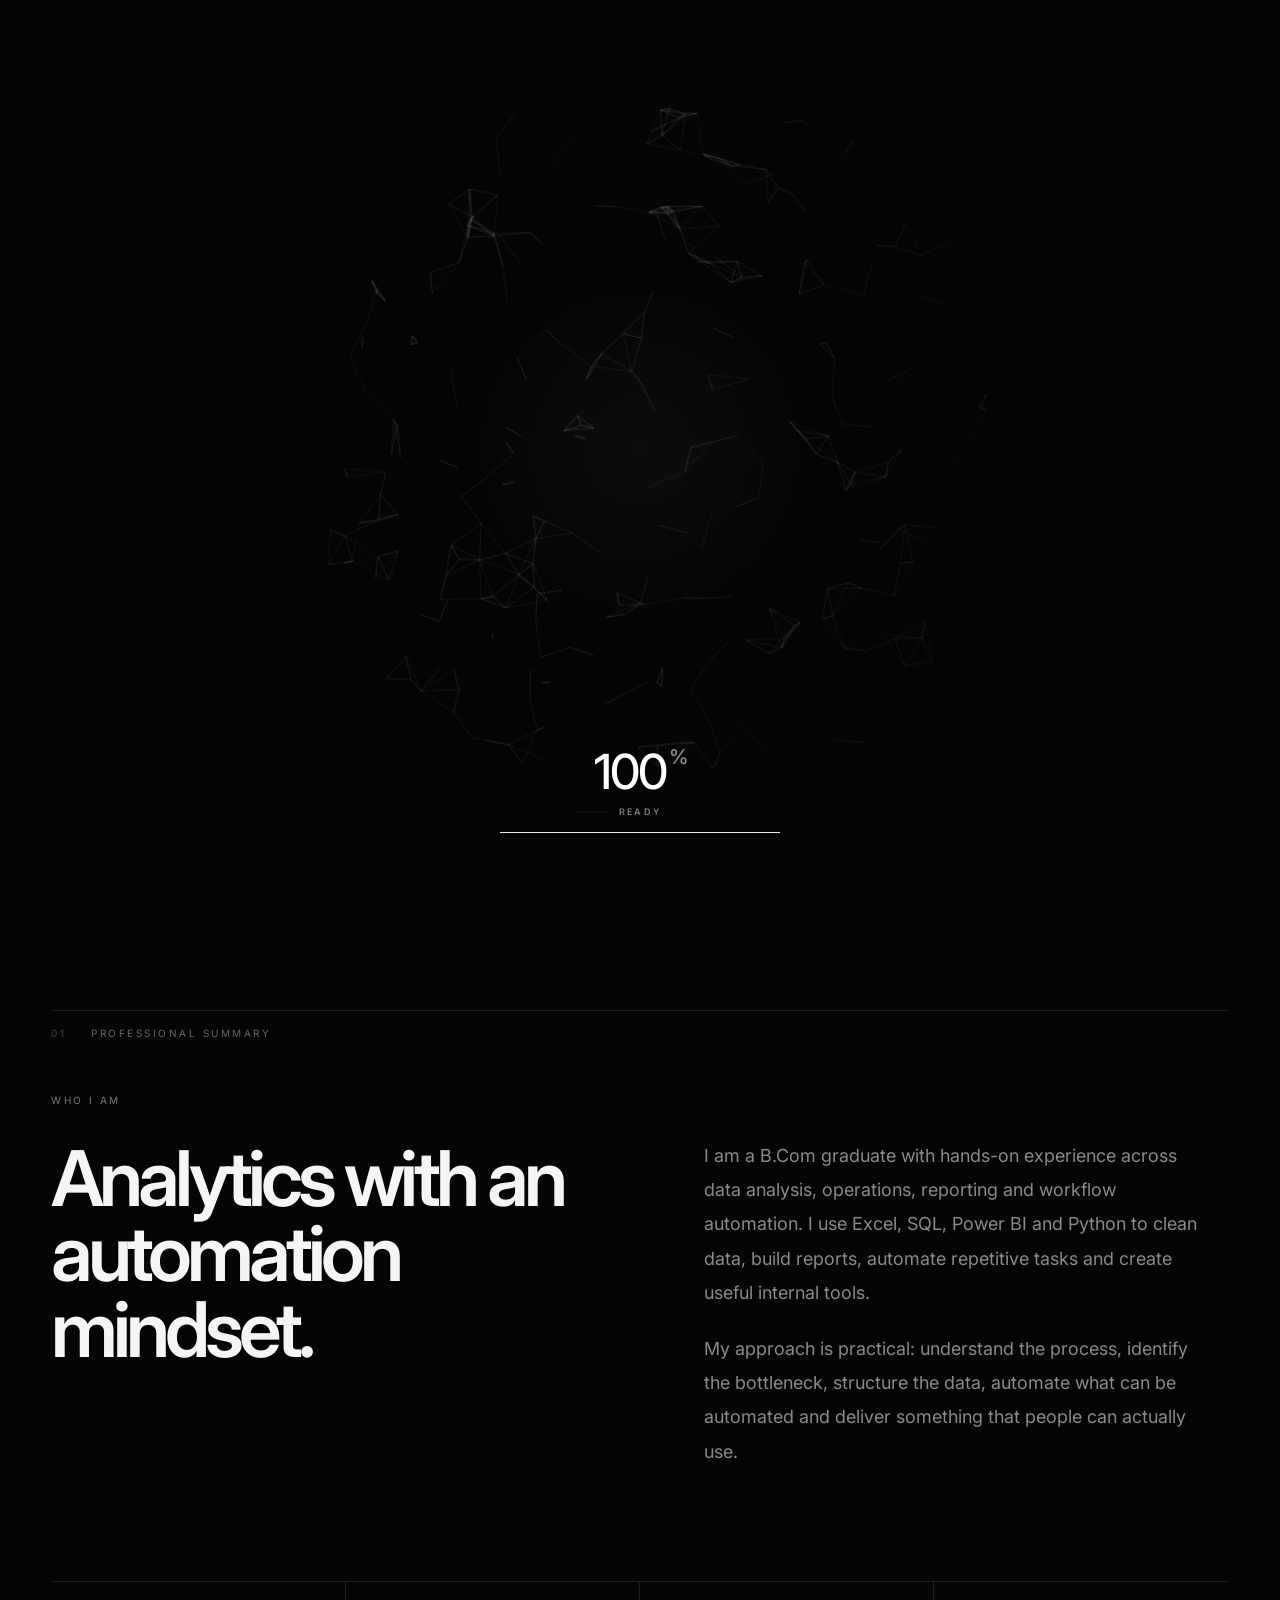
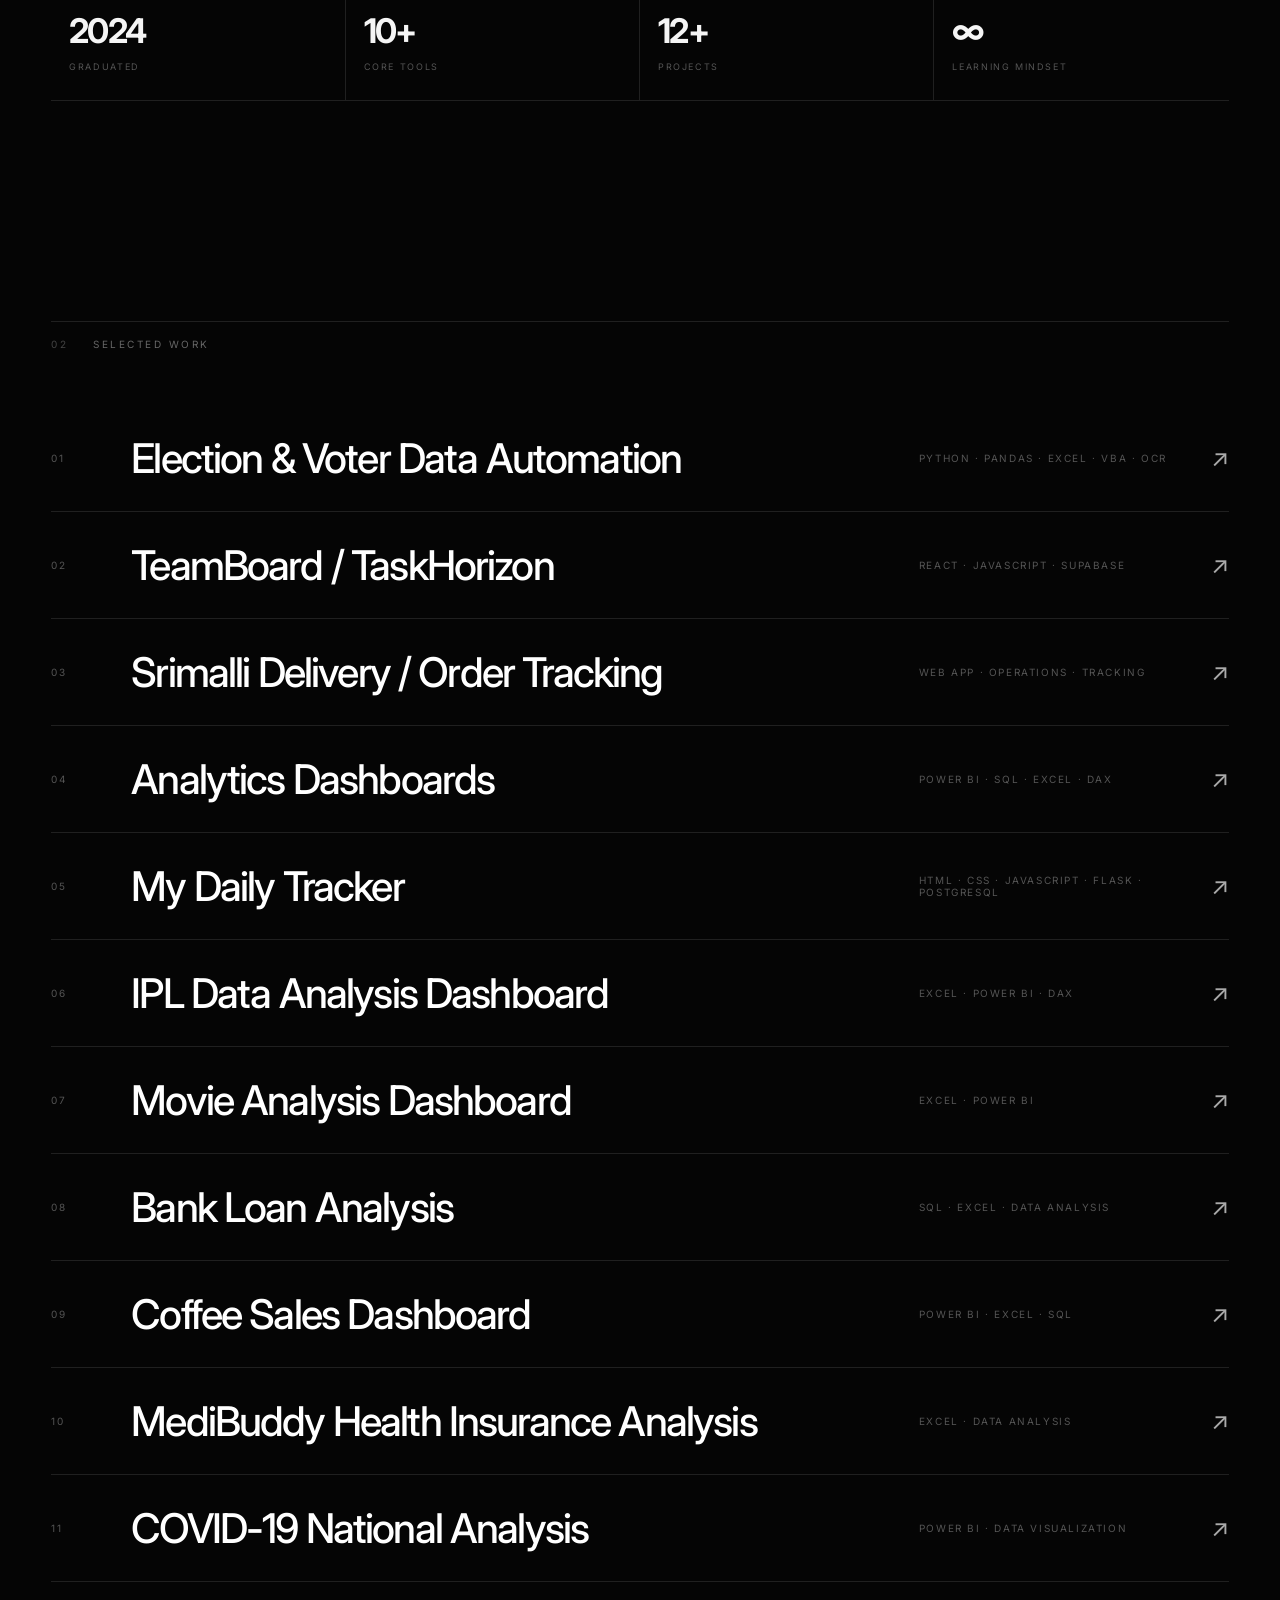
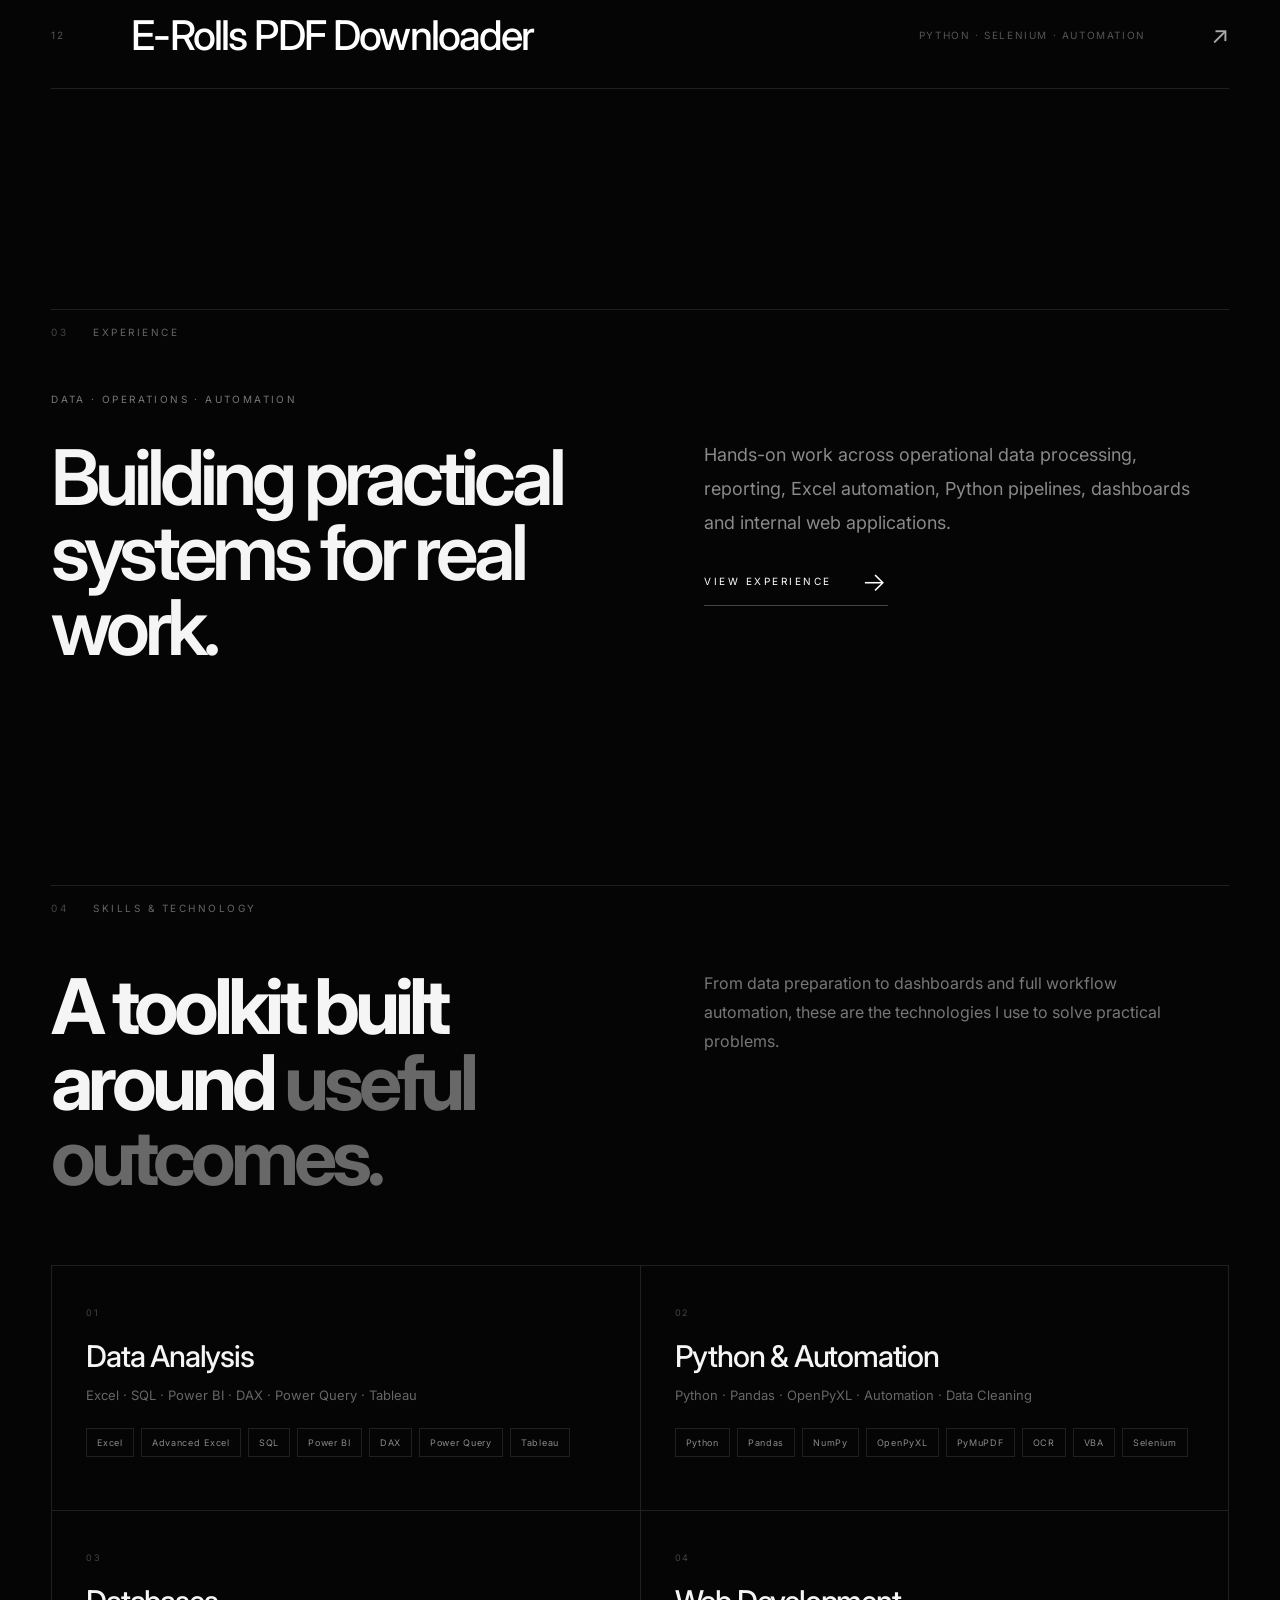
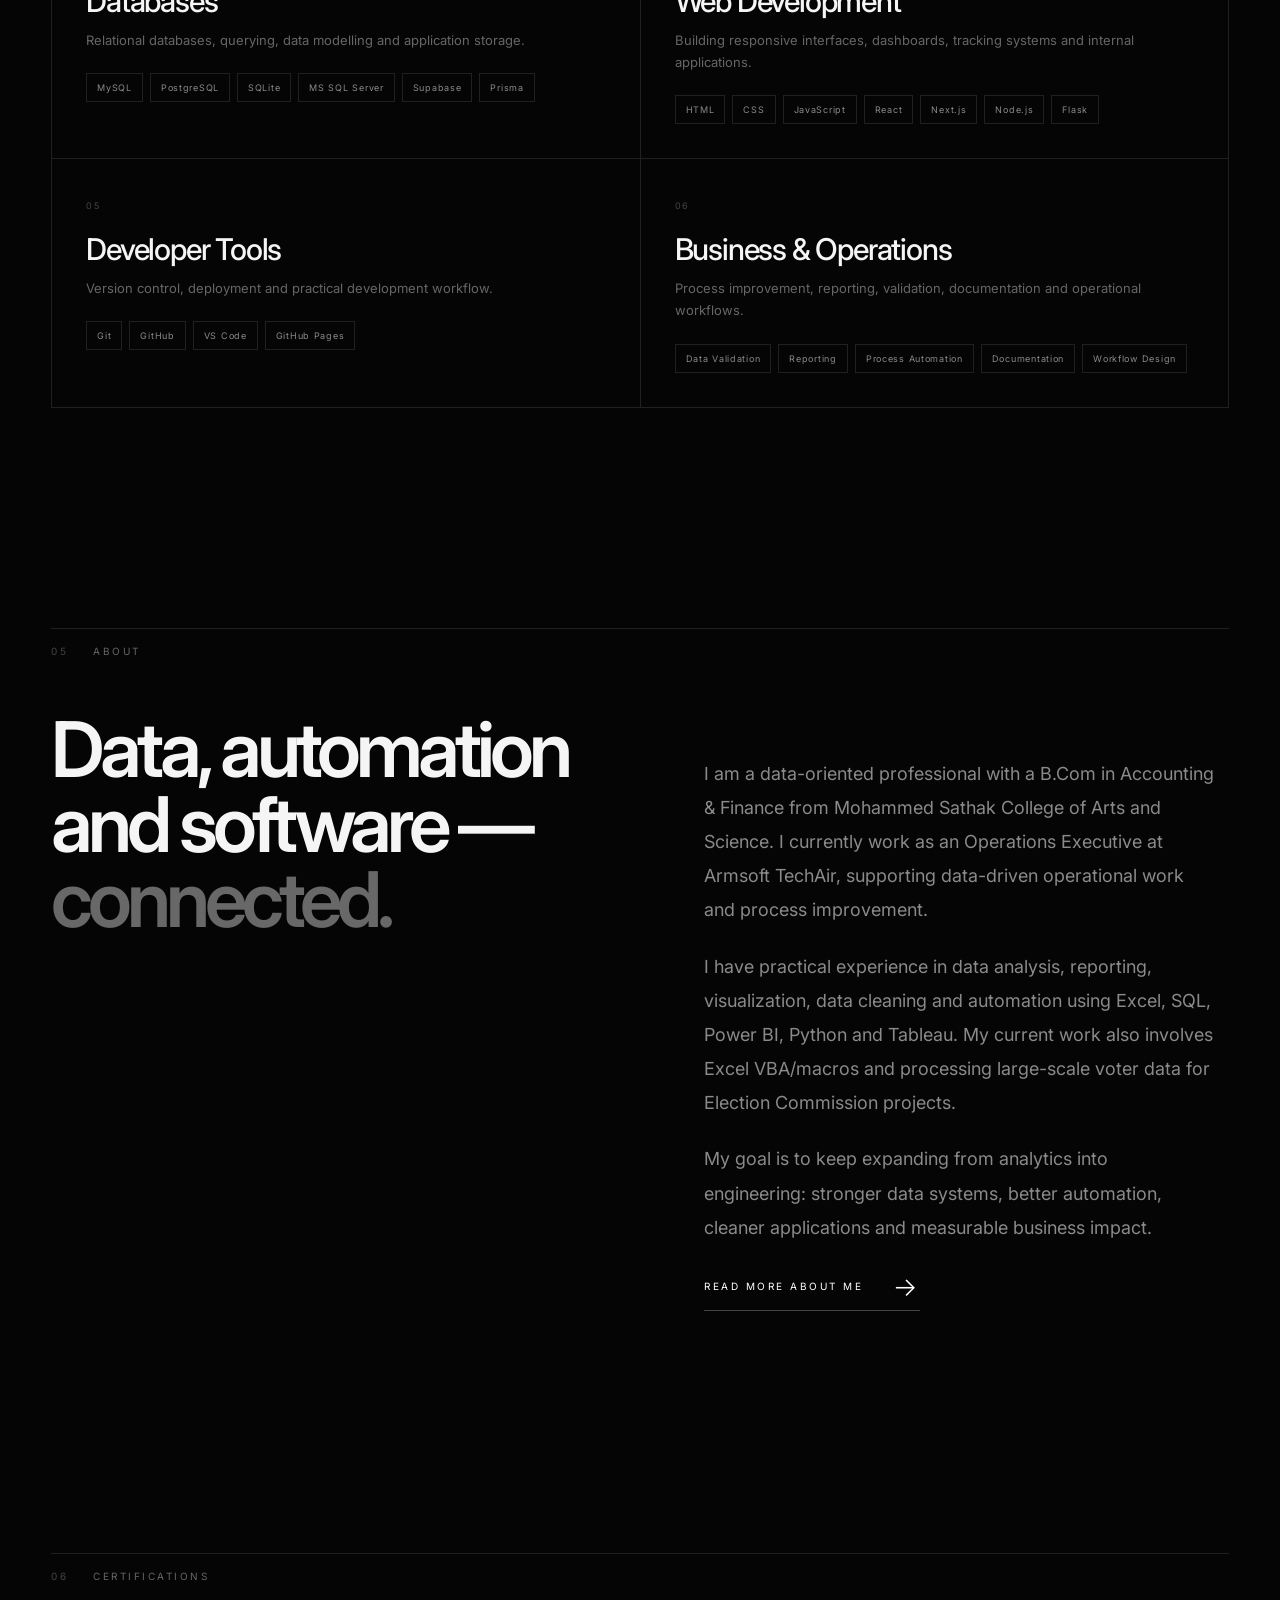
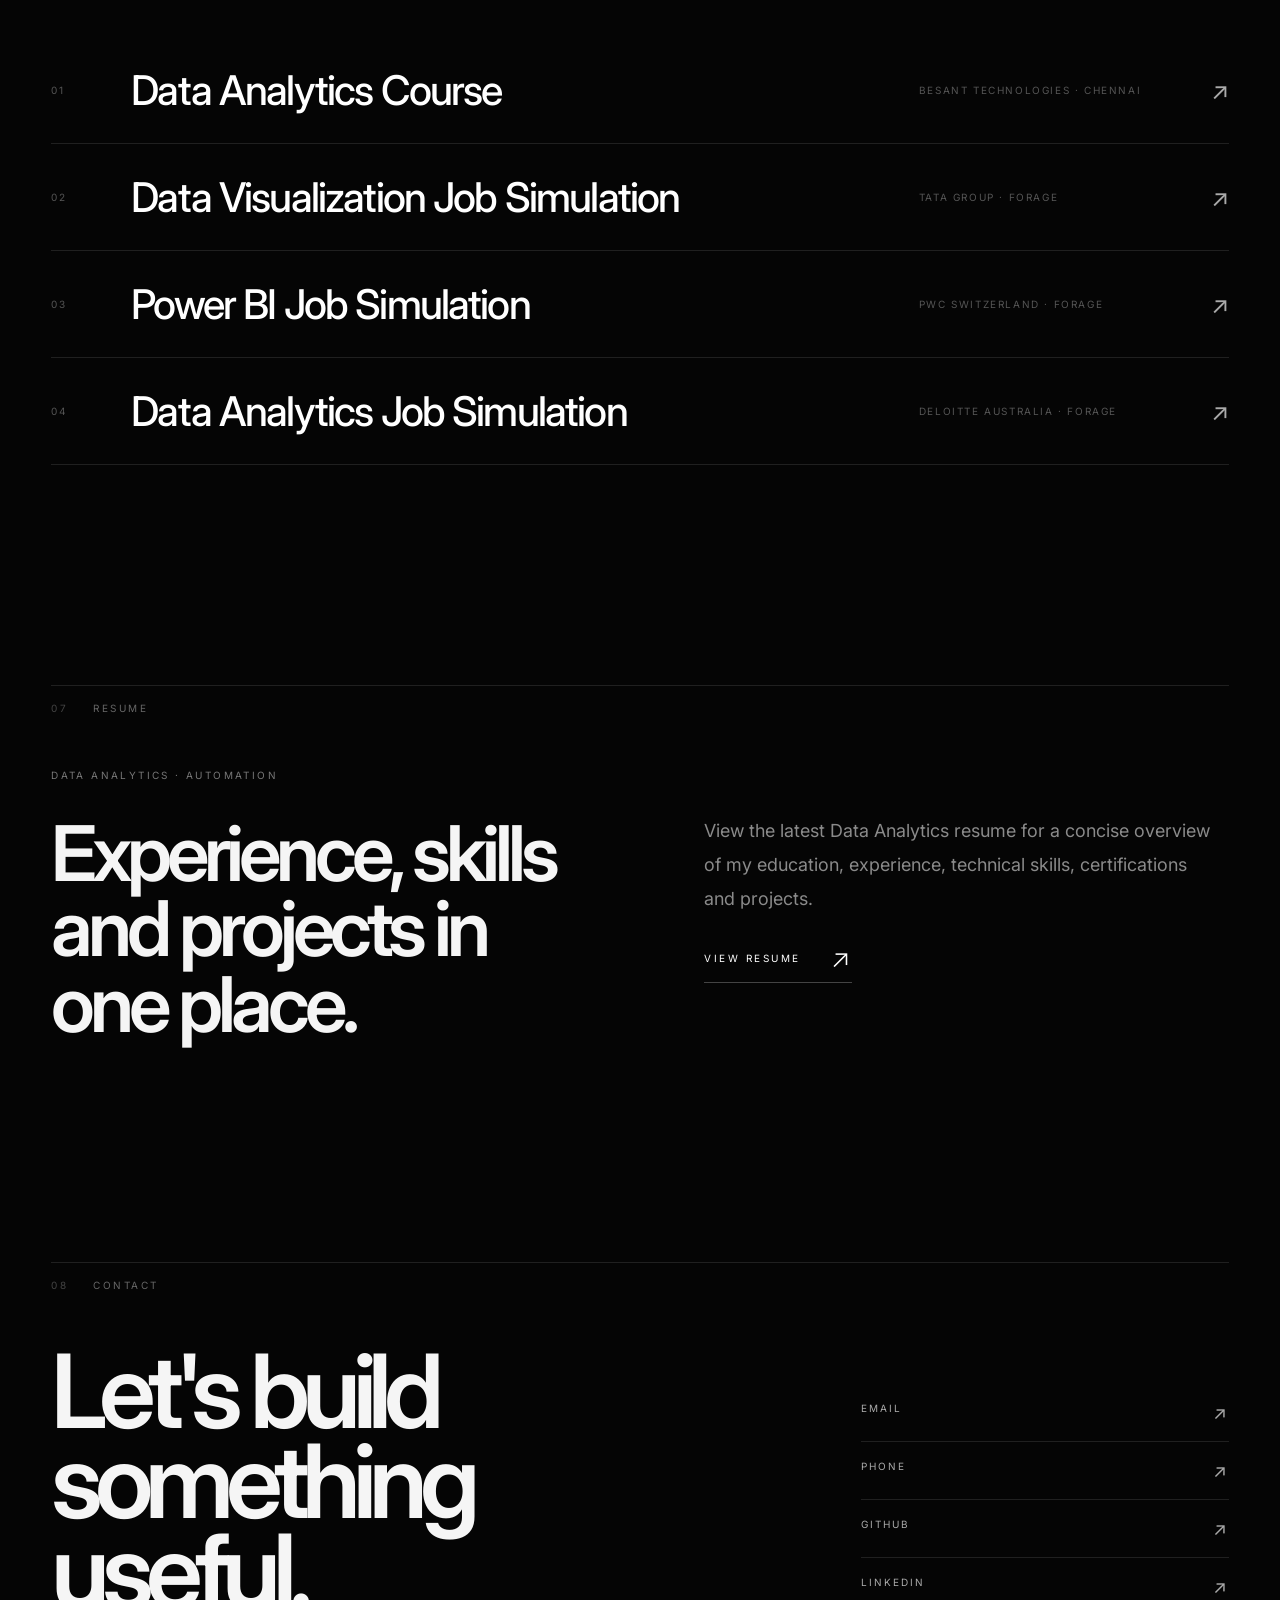
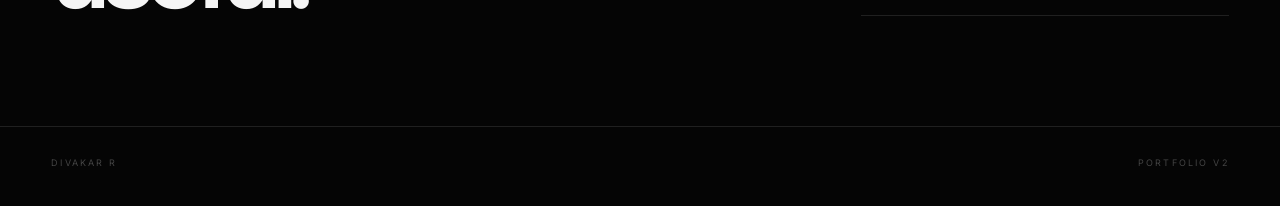
<file: index.html>
<!doctype html>
<html lang="en">
<head>
<meta charset="utf-8"><meta name="viewport" content="width=device-width,initial-scale=1">
<meta name="theme-color" content="#050505"><meta name="description" content="Divakar R — Data Analyst, Automation Developer and Operations professional.">
<title>Divakar R — Data Analyst & Automation Developer</title>
<link rel="preconnect" href="https://fonts.googleapis.com"><link rel="preconnect" href="https://fonts.gstatic.com" crossorigin>
<link href="https://fonts.googleapis.com/css2?family=Inter:wght@400;500;600;700;800&display=swap" rel="stylesheet"><link rel="stylesheet" href="style.css"><link rel="stylesheet" href="portal.css"><link rel="stylesheet" href="spacing-fix.css"><link rel="stylesheet" href="summary.css"><link rel="stylesheet" href="scroll-motion.css"><link rel="stylesheet" href="home-polish.css">
</head>
<body>
<div class="page-loader" id="page-loader" aria-label="Loading portfolio" role="status">
  <div class="loader-orb-stage" aria-hidden="true"><canvas id="loader-orb-canvas"></canvas><div class="orb-haze"></div></div>
  <div class="loader-ui" aria-hidden="true"><div class="loader-percent"><span id="loader-percent">0</span><small>%</small></div><div class="loader-status" id="loader-status">INITIALIZING</div><div class="loader-progress"><span id="loader-progress-bar"></span></div></div>
</div>
<div class="noise"></div>
<header class="topbar"><a class="brand" href="index.html"><strong>DIVAKAR R</strong><span>Data Analyst · Automation Developer</span></a><nav><a href="projects.html">Projects</a><a href="experience.html">Experience</a><a href="about.html">About</a><a href="contact.html">Contact</a></nav></header>
<main>
<section id="home" class="hero"><div class="hero-copy reveal"><div class="eyebrow"><span>DATA · AUTOMATION · SOFTWARE</span><i></i></div><h1>Turning<br><span>Data</span><br>Into Systems</h1><div class="hero-actions"><a class="work-link" href="projects.html"><span>EXPLORE MY WORK</span><b>→</b></a></div></div><div class="orb-stage" aria-hidden="true"><canvas id="orb-canvas"></canvas><div class="orb-haze"></div></div></section>

<section class="section summary-section scroll-section"><div class="section-label"><span>01</span><span>PROFESSIONAL SUMMARY</span></div><div class="summary-grid"><div><p class="kicker">WHO I AM</p><h2>Analytics with an automation mindset.</h2></div><div class="body-copy"><p>I am a B.Com graduate with hands-on experience across data analysis, operations, reporting and workflow automation. I use Excel, SQL, Power BI and Python to clean data, build reports, automate repetitive tasks and create useful internal tools.</p><p>My approach is practical: understand the process, identify the bottleneck, structure the data, automate what can be automated and deliver something that people can actually use.</p></div></div><div class="stats"><div><strong>2024</strong><span>GRADUATED</span></div><div><strong>10+</strong><span>CORE TOOLS</span></div><div><strong>12+</strong><span>PROJECTS</span></div><div><strong>∞</strong><span>LEARNING MINDSET</span></div></div></section>

<section id="projects" class="section scroll-section projects-section"><div class="section-label"><span>02</span><span>SELECTED WORK</span></div><div class="project-list">
<a class="project" href="projects/voter-automation.html"><span class="number">01</span><h2>Election & Voter Data Automation</h2><span class="meta">PYTHON · PANDAS · EXCEL · VBA · OCR</span><span class="arrow">↗</span></a>
<a class="project" href="projects/teamboard.html"><span class="number">02</span><h2>TeamBoard / TaskHorizon</h2><span class="meta">REACT · JAVASCRIPT · SUPABASE</span><span class="arrow">↗</span></a>
<a class="project" href="projects/srimalli.html"><span class="number">03</span><h2>Srimalli Delivery / Order Tracking</h2><span class="meta">WEB APP · OPERATIONS · TRACKING</span><span class="arrow">↗</span></a>
<a class="project" href="projects/analytics.html"><span class="number">04</span><h2>Analytics Dashboards</h2><span class="meta">POWER BI · SQL · EXCEL · DAX</span><span class="arrow">↗</span></a>
<a class="project" href="projects/daily-tracker.html"><span class="number">05</span><h2>My Daily Tracker</h2><span class="meta">HTML · CSS · JAVASCRIPT · FLASK · POSTGRESQL</span><span class="arrow">↗</span></a>
<a class="project" href="projects/analytics.html"><span class="number">06</span><h2>IPL Data Analysis Dashboard</h2><span class="meta">EXCEL · POWER BI · DAX</span><span class="arrow">↗</span></a>
<a class="project" href="projects/analytics.html"><span class="number">07</span><h2>Movie Analysis Dashboard</h2><span class="meta">EXCEL · POWER BI</span><span class="arrow">↗</span></a>
<a class="project" href="projects/analytics.html"><span class="number">08</span><h2>Bank Loan Analysis</h2><span class="meta">SQL · EXCEL · DATA ANALYSIS</span><span class="arrow">↗</span></a>
<a class="project" href="projects/analytics.html"><span class="number">09</span><h2>Coffee Sales Dashboard</h2><span class="meta">POWER BI · EXCEL · SQL</span><span class="arrow">↗</span></a>
<a class="project" href="projects/analytics.html"><span class="number">10</span><h2>MediBuddy Health Insurance Analysis</h2><span class="meta">EXCEL · DATA ANALYSIS</span><span class="arrow">↗</span></a>
<a class="project" href="projects/analytics.html"><span class="number">11</span><h2>COVID-19 National Analysis</h2><span class="meta">POWER BI · DATA VISUALIZATION</span><span class="arrow">↗</span></a>
<a class="project" href="projects/voter-automation.html"><span class="number">12</span><h2>E-Rolls PDF Downloader</h2><span class="meta">PYTHON · SELENIUM · AUTOMATION</span><span class="arrow">↗</span></a>
</div></section>

<section id="experience" class="section split-section scroll-section"><div class="section-label"><span>03</span><span>EXPERIENCE</span></div><div class="split-content"><div><p class="kicker">DATA · OPERATIONS · AUTOMATION</p><h2>Building practical systems for real work.</h2></div><div class="body-copy"><p>Hands-on work across operational data processing, reporting, Excel automation, Python pipelines, dashboards and internal web applications.</p><p><a class="work-link" href="experience.html"><span>VIEW EXPERIENCE</span><b>→</b></a></p></div></div></section>

<section id="skills" class="section skills-section scroll-section"><div class="section-label"><span>04</span><span>SKILLS & TECHNOLOGY</span></div><div class="skills-intro"><h2>A toolkit built around <em>useful outcomes.</em></h2><p>From data preparation to dashboards and full workflow automation, these are the technologies I use to solve practical problems.</p></div><div class="skill-categories">
<div class="skill-category"><span class="skill-index">01</span><h3>Data Analysis</h3><p>Excel · SQL · Power BI · DAX · Power Query · Tableau</p><div class="skill-tags"><span>Excel</span><span>Advanced Excel</span><span>SQL</span><span>Power BI</span><span>DAX</span><span>Power Query</span><span>Tableau</span></div></div>
<div class="skill-category"><span class="skill-index">02</span><h3>Python & Automation</h3><p>Python · Pandas · OpenPyXL · Automation · Data Cleaning</p><div class="skill-tags"><span>Python</span><span>Pandas</span><span>NumPy</span><span>OpenPyXL</span><span>PyMuPDF</span><span>OCR</span><span>VBA</span><span>Selenium</span></div></div>
<div class="skill-category"><span class="skill-index">03</span><h3>Databases</h3><p>Relational databases, querying, data modelling and application storage.</p><div class="skill-tags"><span>MySQL</span><span>PostgreSQL</span><span>SQLite</span><span>MS SQL Server</span><span>Supabase</span><span>Prisma</span></div></div>
<div class="skill-category"><span class="skill-index">04</span><h3>Web Development</h3><p>Building responsive interfaces, dashboards, tracking systems and internal applications.</p><div class="skill-tags"><span>HTML</span><span>CSS</span><span>JavaScript</span><span>React</span><span>Next.js</span><span>Node.js</span><span>Flask</span></div></div>
<div class="skill-category"><span class="skill-index">05</span><h3>Developer Tools</h3><p>Version control, deployment and practical development workflow.</p><div class="skill-tags"><span>Git</span><span>GitHub</span><span>VS Code</span><span>GitHub Pages</span></div></div>
<div class="skill-category"><span class="skill-index">06</span><h3>Business & Operations</h3><p>Process improvement, reporting, validation, documentation and operational workflows.</p><div class="skill-tags"><span>Data Validation</span><span>Reporting</span><span>Process Automation</span><span>Documentation</span><span>Workflow Design</span></div></div>
</div></section>

<section id="about" class="section split-section scroll-section"><div class="section-label"><span>05</span><span>ABOUT</span></div><div class="split-content"><h2 class="about-statement">Data, automation and software — <em>connected.</em></h2><div class="body-copy"><p>I am a data-oriented professional with a B.Com in Accounting & Finance from Mohammed Sathak College of Arts and Science. I currently work as an Operations Executive at Armsoft TechAir, supporting data-driven operational work and process improvement.</p><p>I have practical experience in data analysis, reporting, visualization, data cleaning and automation using Excel, SQL, Power BI, Python and Tableau. My current work also involves Excel VBA/macros and processing large-scale voter data for Election Commission projects.</p><p>My goal is to keep expanding from analytics into engineering: stronger data systems, better automation, cleaner applications and measurable business impact.</p><p><a class="work-link" href="about.html"><span>READ MORE ABOUT ME</span><b>→</b></a></p></div></div></section>

<section id="certifications" class="section scroll-section"><div class="section-label"><span>06</span><span>CERTIFICATIONS</span></div><div class="project-list">
<a class="project" href="https://divakar07-pixel.github.io/Portfolio/Certificates/Divakar%20R%20data%20nalytics.pdf" target="_blank" rel="noreferrer"><span class="number">01</span><h2>Data Analytics Course</h2><span class="meta">BESANT TECHNOLOGIES · CHENNAI</span><span class="arrow">↗</span></a>
<a class="project" href="https://divakar07-pixel.github.io/Portfolio/Certificates/Forage_TATA_completion_certificate.pdf" target="_blank" rel="noreferrer"><span class="number">02</span><h2>Data Visualization Job Simulation</h2><span class="meta">TATA GROUP · FORAGE</span><span class="arrow">↗</span></a>
<a class="project" href="https://divakar07-pixel.github.io/Portfolio/Certificates/Forage_PWC_completion_certificate.pdf" target="_blank" rel="noreferrer"><span class="number">03</span><h2>Power BI Job Simulation</h2><span class="meta">PWC SWITZERLAND · FORAGE</span><span class="arrow">↗</span></a>
<a class="project" href="https://divakar07-pixel.github.io/Portfolio/Certificates/Forage_Deloite_completion_certificate.pdf" target="_blank" rel="noreferrer"><span class="number">04</span><h2>Data Analytics Job Simulation</h2><span class="meta">DELOITTE AUSTRALIA · FORAGE</span><span class="arrow">↗</span></a>
</div></section>

<section id="resume" class="section split-section scroll-section"><div class="section-label"><span>07</span><span>RESUME</span></div><div class="split-content"><div><p class="kicker">DATA ANALYTICS · AUTOMATION</p><h2>Experience, skills and projects in one place.</h2></div><div class="body-copy"><p>View the latest Data Analytics resume for a concise overview of my education, experience, technical skills, certifications and projects.</p><p><a class="work-link" href="https://divakar07-pixel.github.io/Portfolio/Divakar%20R%20Data%20Analytics%20Resume.pdf" target="_blank" rel="noreferrer"><span>VIEW RESUME</span><b>↗</b></a></p></div></div></section>

<section id="contact" class="section contact scroll-section"><div class="section-label"><span>08</span><span>CONTACT</span></div><div class="contact-content"><h2>Let's build something useful.</h2><div class="contact-links"><a href="mailto:diwakarsurya2@gmail.com">EMAIL <span>↗</span></a><a href="tel:+919345716488">PHONE <span>↗</span></a><a href="https://github.com/Divakar07-pixel" target="_blank" rel="noreferrer">GITHUB <span>↗</span></a><a href="https://www.linkedin.com/in/divakar-r-688403337" target="_blank" rel="noreferrer">LINKEDIN <span>↗</span></a></div></div></section>
</main><footer><span>DIVAKAR R</span><span>PORTFOLIO V2</span></footer><script src="script.js"></script></body></html>
</file>
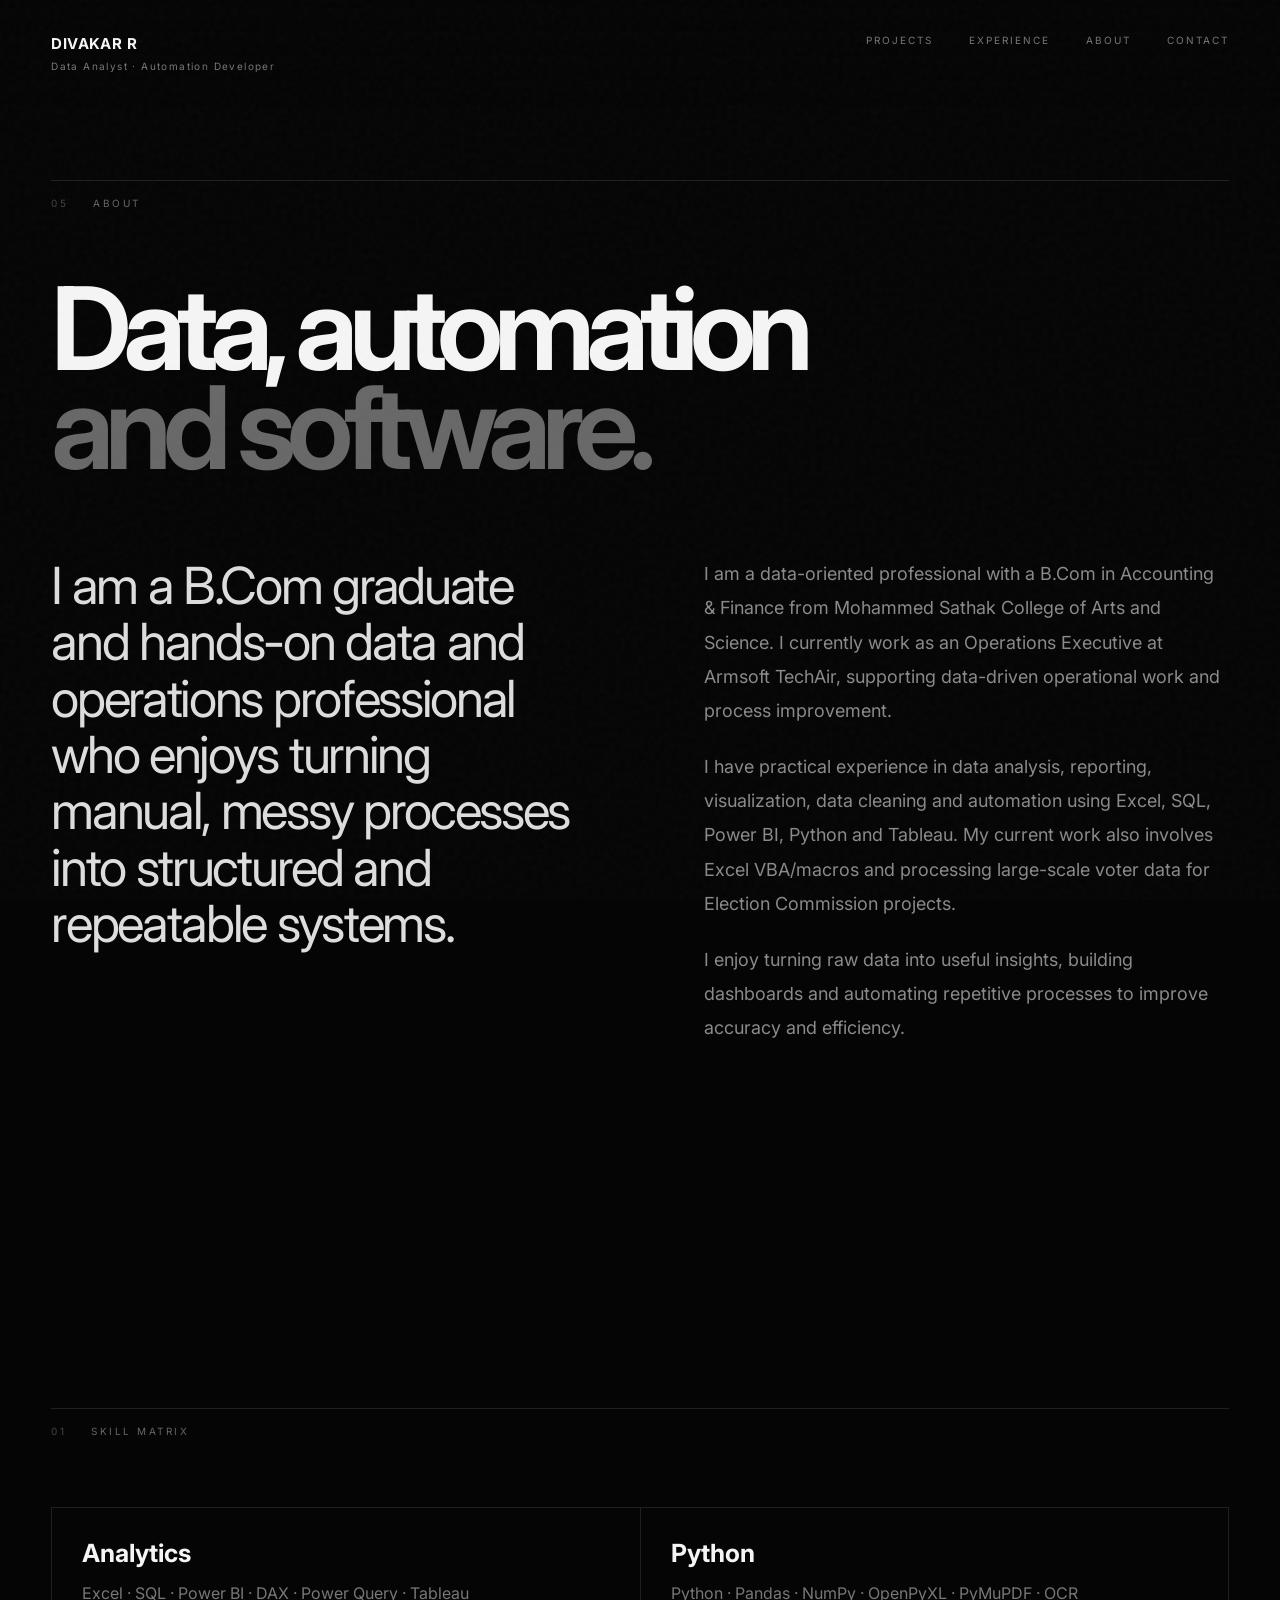
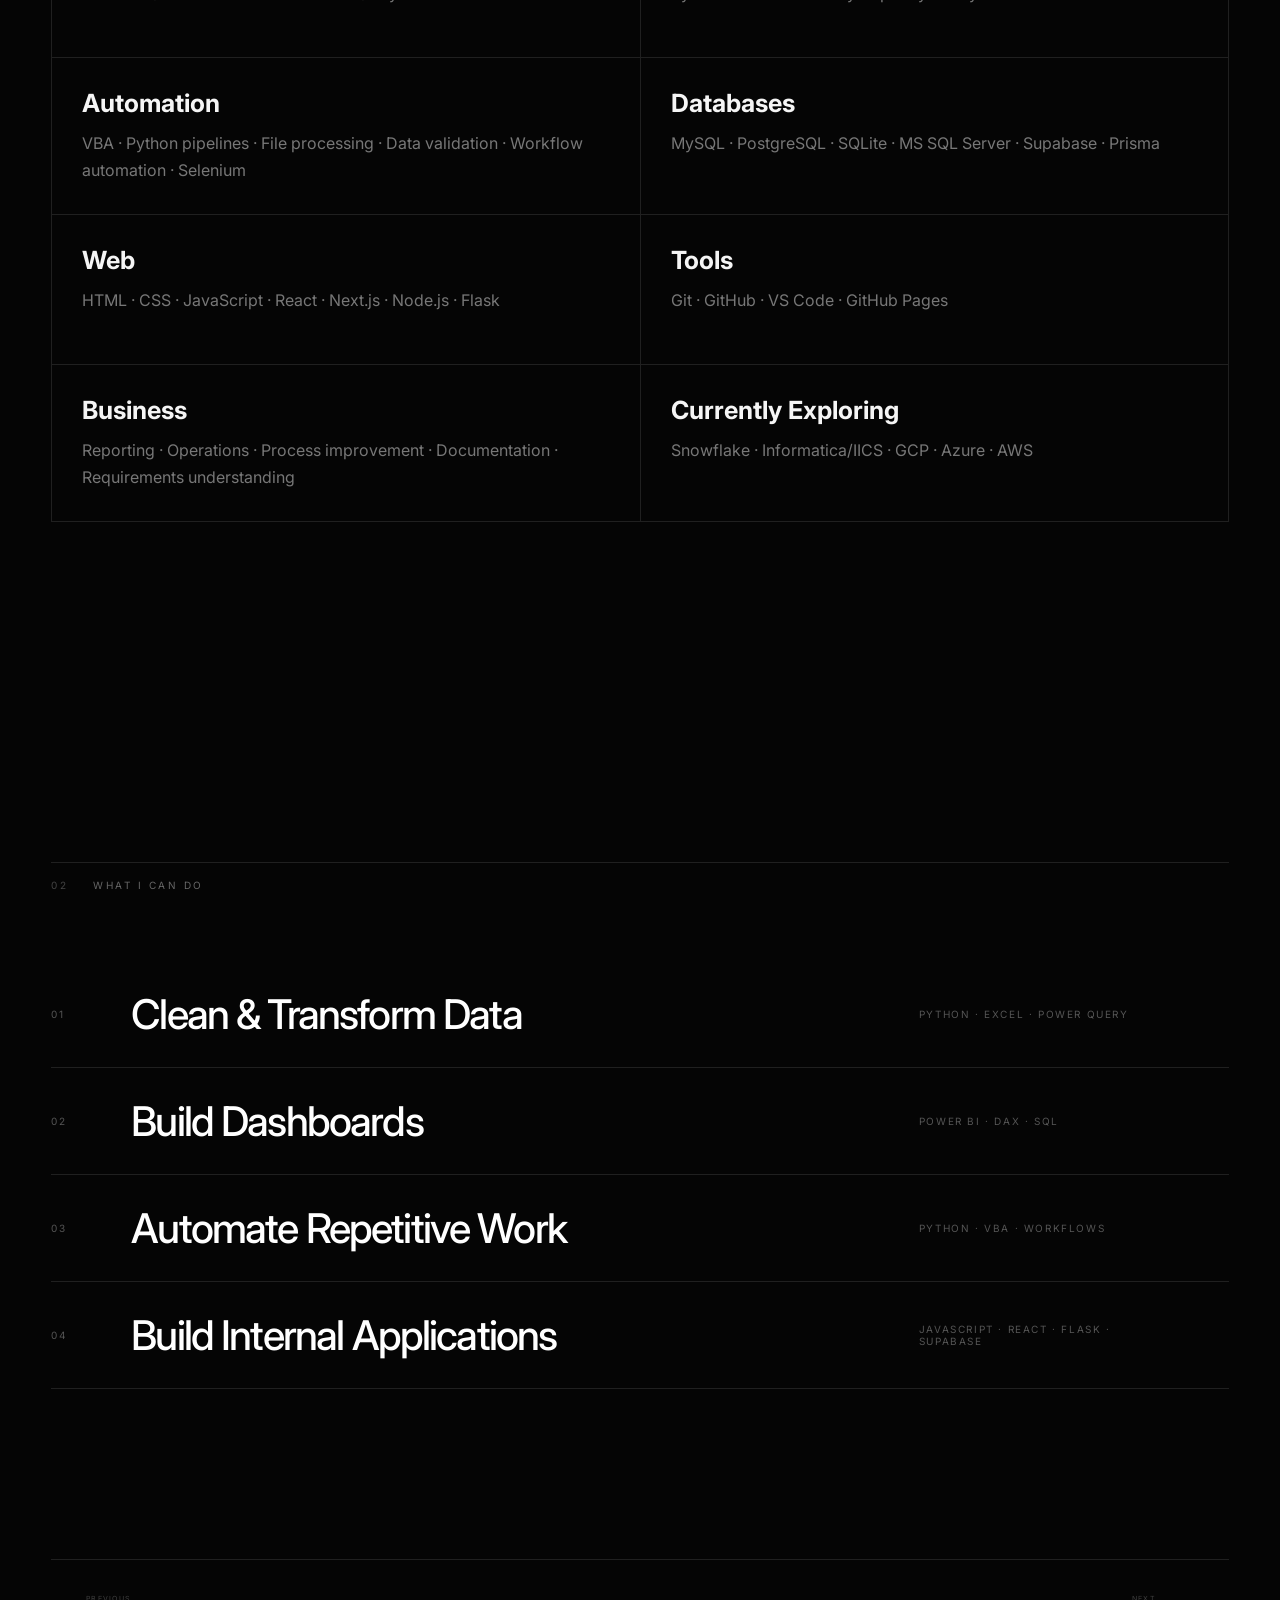
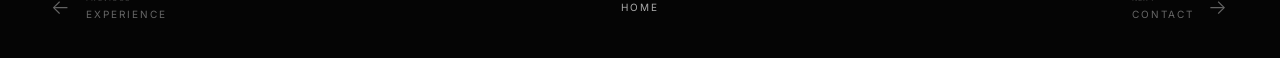
<file: about.html>
<!doctype html>
<html lang="en"><head><meta charset="utf-8"><meta name="viewport" content="width=device-width,initial-scale=1"><meta name="description" content="About Divakar R — Data Analyst and Automation Developer"><title>About — Divakar R</title><link rel="preconnect" href="https://fonts.googleapis.com"><link rel="preconnect" href="https://fonts.gstatic.com" crossorigin><link href="https://fonts.googleapis.com/css2?family=Inter:wght@400;500;600;700;800&display=swap" rel="stylesheet"><link rel="stylesheet" href="style.css"><link rel="stylesheet" href="page-nav.css"></head>
<body><div class="noise"></div><header class="topbar"><a class="brand" href="index.html"><strong>DIVAKAR R</strong><span>Data Analyst · Automation Developer</span></a><nav><a href="projects.html">Projects</a><a href="experience.html">Experience</a><a href="about.html">About</a><a href="contact.html">Contact</a></nav></header><main>
<section class="section page-hero"><div class="section-label"><span>05</span><span>ABOUT</span></div><h1 class="page-title">Data, automation<br><em>and software.</em></h1><div class="page-grid"><p class="lead">I am a B.Com graduate and hands-on data and operations professional who enjoys turning manual, messy processes into structured and repeatable systems.</p><div class="copy"><p>I am a data-oriented professional with a B.Com in Accounting & Finance from Mohammed Sathak College of Arts and Science. I currently work as an Operations Executive at Armsoft TechAir, supporting data-driven operational work and process improvement.</p><p>I have practical experience in data analysis, reporting, visualization, data cleaning and automation using Excel, SQL, Power BI, Python and Tableau. My current work also involves Excel VBA/macros and processing large-scale voter data for Election Commission projects.</p><p>I enjoy turning raw data into useful insights, building dashboards and automating repetitive processes to improve accuracy and efficiency.</p></div></div></section>
<section class="section"><div class="section-label"><span>01</span><span>SKILL MATRIX</span></div><div class="skill-grid detailed"><div><h3>Analytics</h3><p>Excel · SQL · Power BI · DAX · Power Query · Tableau</p></div><div><h3>Python</h3><p>Python · Pandas · NumPy · OpenPyXL · PyMuPDF · OCR</p></div><div><h3>Automation</h3><p>VBA · Python pipelines · File processing · Data validation · Workflow automation · Selenium</p></div><div><h3>Databases</h3><p>MySQL · PostgreSQL · SQLite · MS SQL Server · Supabase · Prisma</p></div><div><h3>Web</h3><p>HTML · CSS · JavaScript · React · Next.js · Node.js · Flask</p></div><div><h3>Tools</h3><p>Git · GitHub · VS Code · GitHub Pages</p></div><div><h3>Business</h3><p>Reporting · Operations · Process improvement · Documentation · Requirements understanding</p></div><div><h3>Currently Exploring</h3><p>Snowflake · Informatica/IICS · GCP · Azure · AWS</p></div></div></section>
<section class="section"><div class="section-label"><span>02</span><span>WHAT I CAN DO</span></div><div class="project-list"><div class="project"><span class="number">01</span><h2>Clean & Transform Data</h2><span class="meta">PYTHON · EXCEL · POWER QUERY</span></div><div class="project"><span class="number">02</span><h2>Build Dashboards</h2><span class="meta">POWER BI · DAX · SQL</span></div><div class="project"><span class="number">03</span><h2>Automate Repetitive Work</h2><span class="meta">PYTHON · VBA · WORKFLOWS</span></div><div class="project"><span class="number">04</span><h2>Build Internal Applications</h2><span class="meta">JAVASCRIPT · REACT · FLASK · SUPABASE</span></div></div></section>
</main><footer class="page-navigation"><a class="prev" href="experience.html"><span class="arrow">←</span><span class="label"><small>PREVIOUS</small>EXPERIENCE</span></a><a class="home" href="index.html">HOME</a><a class="next" href="contact.html"><span class="label"><small>NEXT</small>CONTACT</span><span class="arrow">→</span></a></footer></body></html>
</file>
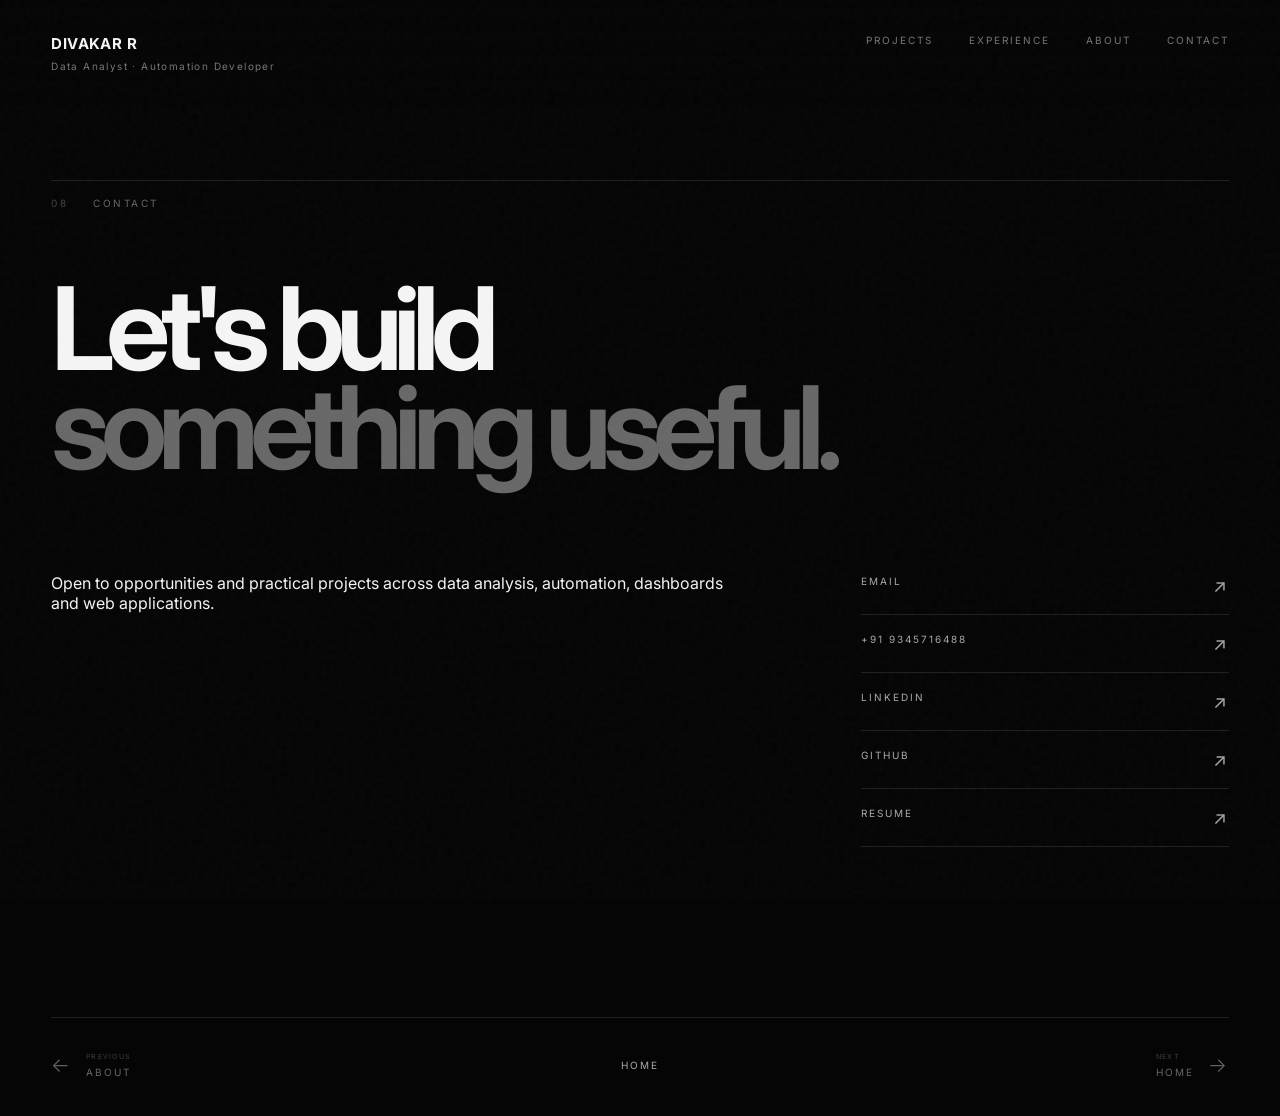
<file: contact.html>
<!doctype html><html lang="en"><head><meta charset="utf-8"><meta name="viewport" content="width=device-width,initial-scale=1"><meta name="description" content="Contact Divakar R"><title>Contact — Divakar R</title><link rel="preconnect" href="https://fonts.googleapis.com"><link rel="preconnect" href="https://fonts.gstatic.com" crossorigin><link href="https://fonts.googleapis.com/css2?family=Inter:wght@400;500;600;700;800&display=swap" rel="stylesheet"><link rel="stylesheet" href="style.css"><link rel="stylesheet" href="page-nav.css"></head><body><div class="noise"></div><header class="topbar"><a class="brand" href="index.html"><strong>DIVAKAR R</strong><span>Data Analyst · Automation Developer</span></a><nav><a href="projects.html">Projects</a><a href="experience.html">Experience</a><a href="about.html">About</a><a href="contact.html">Contact</a></nav></header><main><section class="section page-hero contact-page"><div class="section-label"><span>08</span><span>CONTACT</span></div><h1 class="page-title">Let's build<br><em>something useful.</em></h1><div class="contact-content"><p>Open to opportunities and practical projects across data analysis, automation, dashboards and web applications.</p><div class="contact-links"><a href="mailto:diwakarsurya2@gmail.com">EMAIL <span>↗</span></a><a href="tel:+919345716488">+91 9345716488 <span>↗</span></a><a href="https://www.linkedin.com/in/divakar-r-688403337" target="_blank" rel="noreferrer">LINKEDIN <span>↗</span></a><a href="https://github.com/Divakar07-pixel" target="_blank" rel="noreferrer">GITHUB <span>↗</span></a><a href="https://divakar07-pixel.github.io/Portfolio/Divakar%20R%20Data%20Analytics%20Resume.pdf" target="_blank" rel="noreferrer">RESUME <span>↗</span></a></div></div></section></main><footer class="page-navigation"><a class="prev" href="about.html"><span class="arrow">←</span><span class="label"><small>PREVIOUS</small>ABOUT</span></a><a class="home" href="index.html">HOME</a><a class="next" href="index.html"><span class="label"><small>NEXT</small>HOME</span><span class="arrow">→</span></a></footer></body></html>
</file>
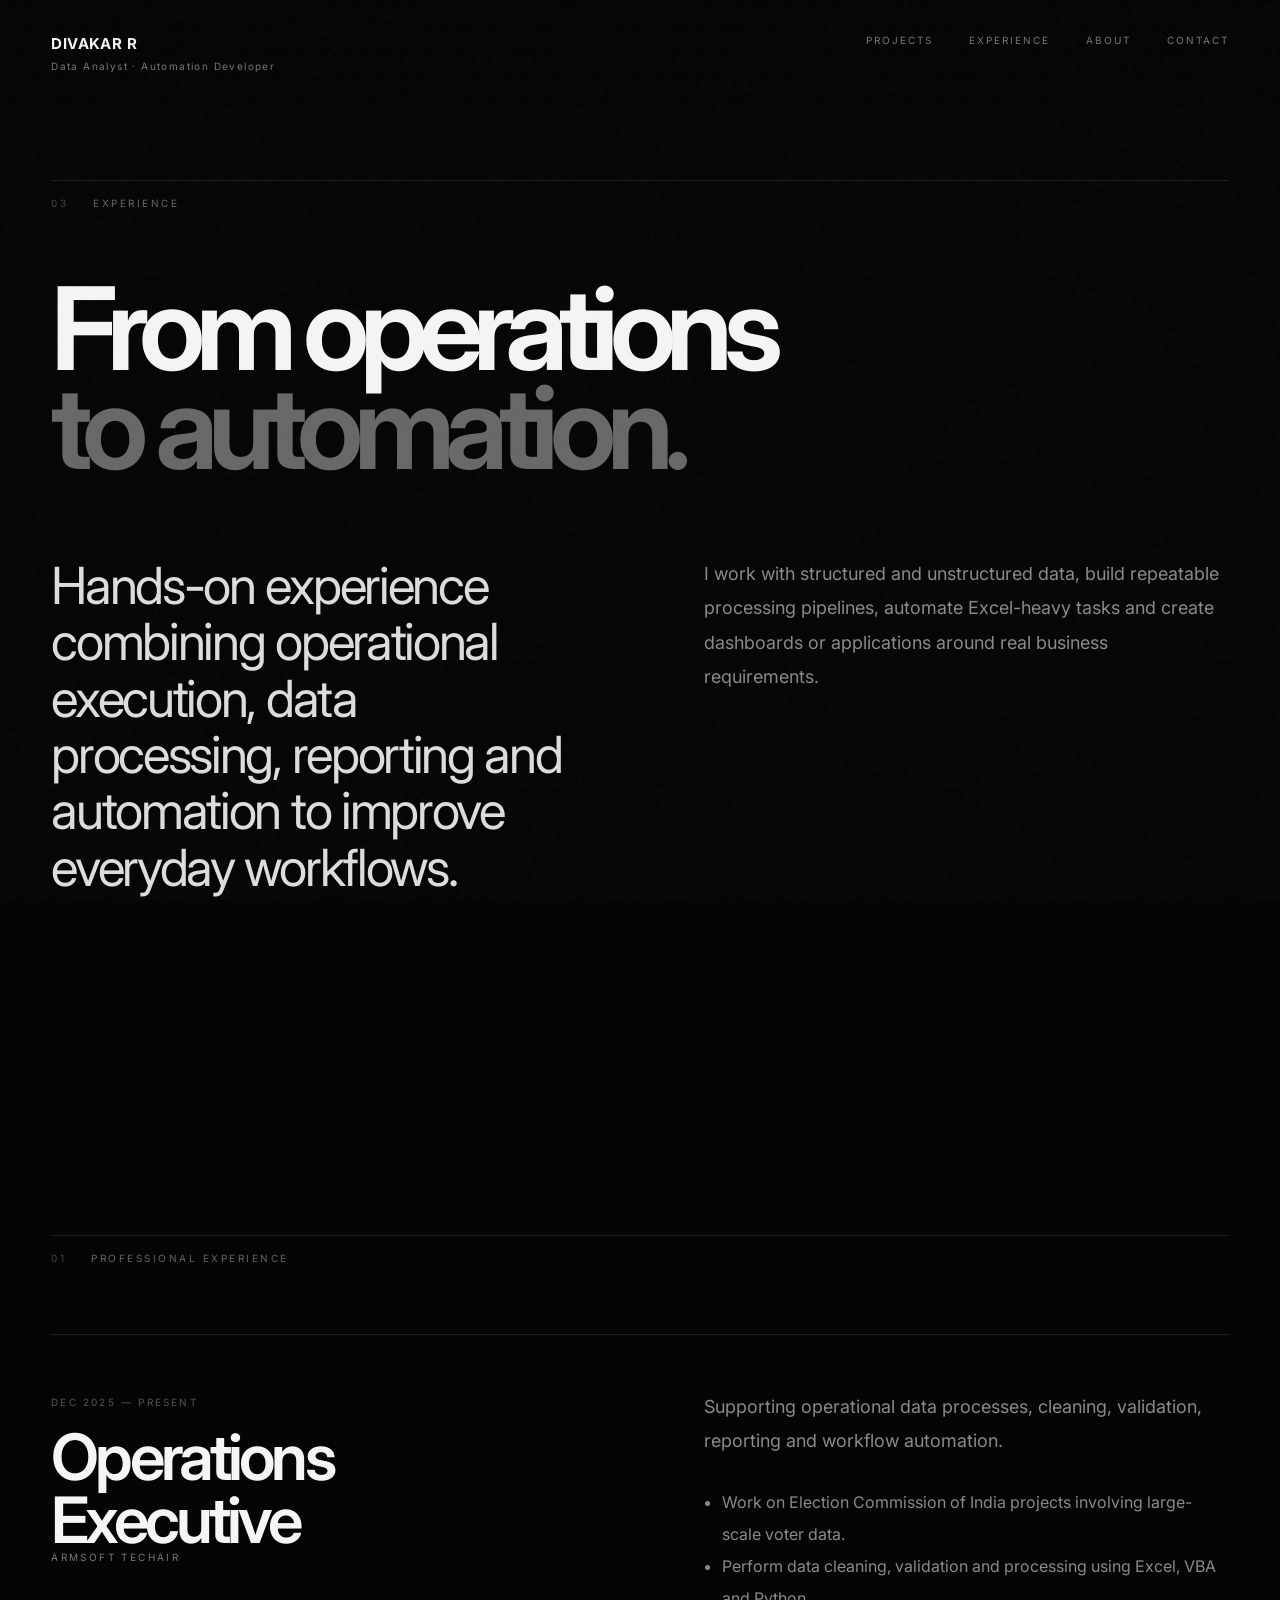
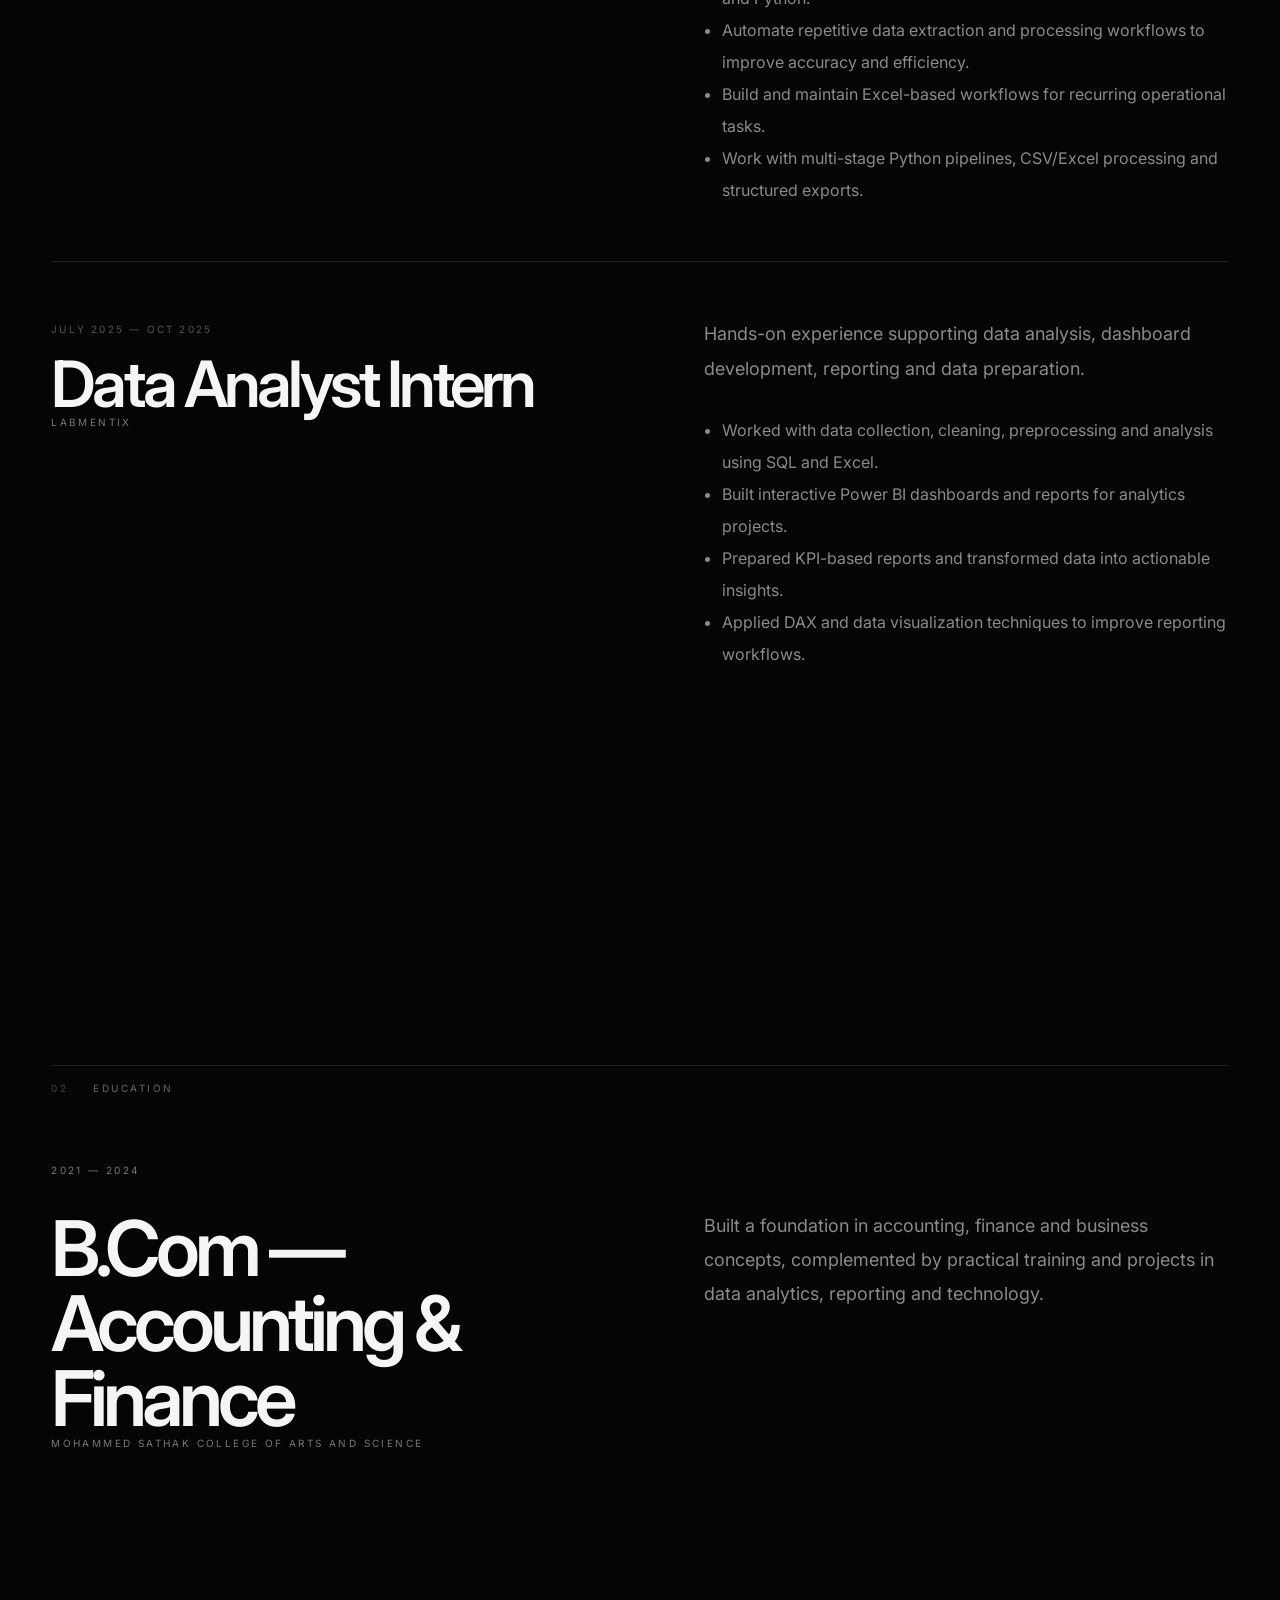
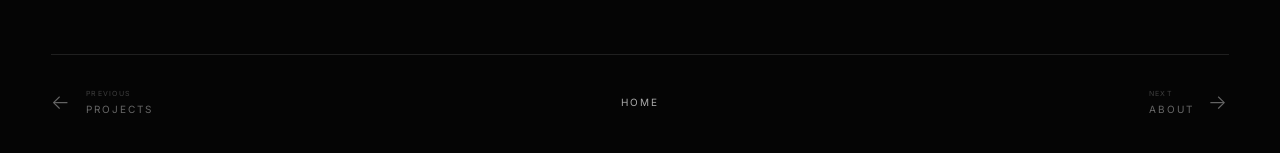
<file: experience.html>
<!doctype html>
<html lang="en"><head><meta charset="utf-8"><meta name="viewport" content="width=device-width,initial-scale=1"><meta name="description" content="Professional experience — Divakar R"><title>Experience — Divakar R</title><link rel="preconnect" href="https://fonts.googleapis.com"><link rel="preconnect" href="https://fonts.gstatic.com" crossorigin><link href="https://fonts.googleapis.com/css2?family=Inter:wght@400;500;600;700;800&display=swap" rel="stylesheet"><link rel="stylesheet" href="style.css"><link rel="stylesheet" href="page-nav.css"></head>
<body><div class="noise"></div><header class="topbar"><a class="brand" href="index.html"><strong>DIVAKAR R</strong><span>Data Analyst · Automation Developer</span></a><nav><a href="projects.html">Projects</a><a href="experience.html">Experience</a><a href="about.html">About</a><a href="contact.html">Contact</a></nav></header><main>
<section class="section page-hero"><div class="section-label"><span>03</span><span>EXPERIENCE</span></div><h1 class="page-title">From operations<br><em>to automation.</em></h1><div class="page-grid"><p class="lead">Hands-on experience combining operational execution, data processing, reporting and automation to improve everyday workflows.</p><div class="copy"><p>I work with structured and unstructured data, build repeatable processing pipelines, automate Excel-heavy tasks and create dashboards or applications around real business requirements.</p></div></div></section>
<section class="section"><div class="section-label"><span>01</span><span>PROFESSIONAL EXPERIENCE</span></div><div class="timeline">
<article><div><span class="date">DEC 2025 — PRESENT</span><h2>Operations Executive</h2><p class="kicker">ARMSOFT TECHAIR</p></div><div class="copy"><p>Supporting operational data processes, cleaning, validation, reporting and workflow automation.</p><ul><li>Work on Election Commission of India projects involving large-scale voter data.</li><li>Perform data cleaning, validation and processing using Excel, VBA and Python.</li><li>Automate repetitive data extraction and processing workflows to improve accuracy and efficiency.</li><li>Build and maintain Excel-based workflows for recurring operational tasks.</li><li>Work with multi-stage Python pipelines, CSV/Excel processing and structured exports.</li></ul></div></article>
<article><div><span class="date">JULY 2025 — OCT 2025</span><h2>Data Analyst Intern</h2><p class="kicker">LABMENTIX</p></div><div class="copy"><p>Hands-on experience supporting data analysis, dashboard development, reporting and data preparation.</p><ul><li>Worked with data collection, cleaning, preprocessing and analysis using SQL and Excel.</li><li>Built interactive Power BI dashboards and reports for analytics projects.</li><li>Prepared KPI-based reports and transformed data into actionable insights.</li><li>Applied DAX and data visualization techniques to improve reporting workflows.</li></ul></div></article></div></section>
<section class="section"><div class="section-label"><span>02</span><span>EDUCATION</span></div><div class="split-content"><div><p class="kicker">2021 — 2024</p><h2>B.Com — Accounting & Finance</h2><p class="kicker">MOHAMMED SATHAK COLLEGE OF ARTS AND SCIENCE</p></div><div class="body-copy"><p>Built a foundation in accounting, finance and business concepts, complemented by practical training and projects in data analytics, reporting and technology.</p></div></div></section>
</main><footer class="page-navigation"><a class="prev" href="projects.html"><span class="arrow">←</span><span class="label"><small>PREVIOUS</small>PROJECTS</span></a><a class="home" href="index.html">HOME</a><a class="next" href="about.html"><span class="label"><small>NEXT</small>ABOUT</span><span class="arrow">→</span></a></footer></body></html>
</file>
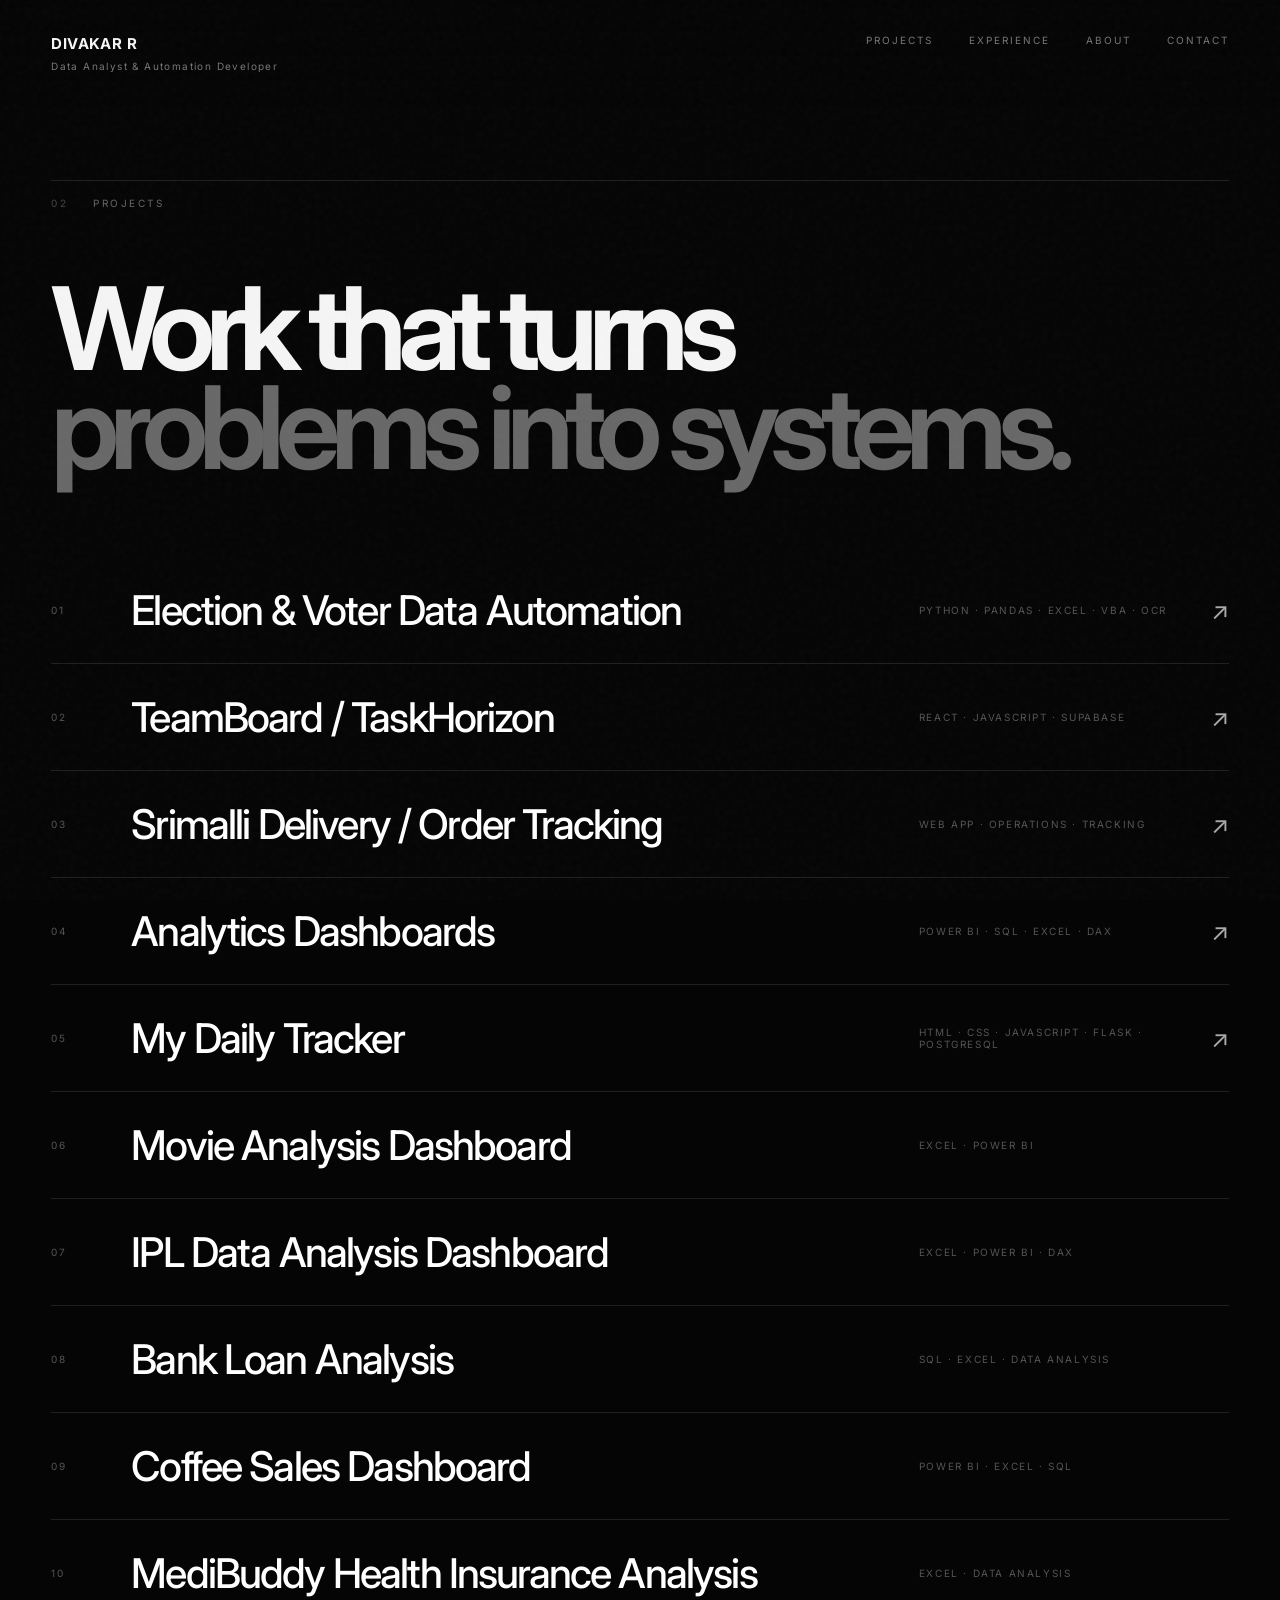
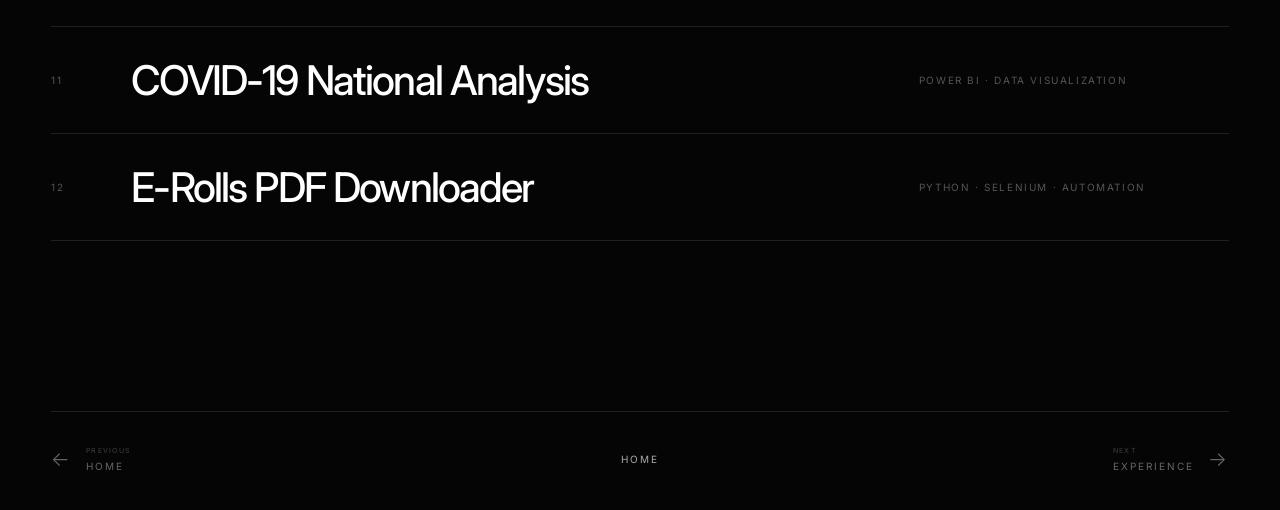
<file: projects.html>
<!doctype html><html lang="en"><head><meta charset="utf-8"><meta name="viewport" content="width=device-width,initial-scale=1"><meta name="description" content="Projects by Divakar R — analytics, automation and web applications"><title>Projects — Divakar R</title><link rel="preconnect" href="https://fonts.googleapis.com"><link rel="preconnect" href="https://fonts.gstatic.com" crossorigin><link href="https://fonts.googleapis.com/css2?family=Inter:wght@400;500;600;700;800&display=swap" rel="stylesheet"><link rel="stylesheet" href="style.css"><link rel="stylesheet" href="page-nav.css"></head><body><div class="noise"></div><header class="topbar"><a class="brand" href="index.html"><strong>DIVAKAR R</strong><span>Data Analyst &amp; Automation Developer</span></a><nav><a href="projects.html">Projects</a><a href="experience.html">Experience</a><a href="about.html">About</a><a href="contact.html">Contact</a></nav></header><main><section class="section page-hero"><div class="section-label"><span>02</span><span>PROJECTS</span></div><h1 class="page-title">Work that turns<br><em>problems into systems.</em></h1><div class="project-list full-list">
<a class="project" href="projects/voter-automation.html"><span class="number">01</span><h2>Election &amp; Voter Data Automation</h2><span class="meta">PYTHON · PANDAS · EXCEL · VBA · OCR</span><span class="arrow">↗</span></a>
<a class="project" href="projects/teamboard.html"><span class="number">02</span><h2>TeamBoard / TaskHorizon</h2><span class="meta">REACT · JAVASCRIPT · SUPABASE</span><span class="arrow">↗</span></a>
<a class="project" href="projects/srimalli.html"><span class="number">03</span><h2>Srimalli Delivery / Order Tracking</h2><span class="meta">WEB APP · OPERATIONS · TRACKING</span><span class="arrow">↗</span></a>
<a class="project" href="projects/analytics.html"><span class="number">04</span><h2>Analytics Dashboards</h2><span class="meta">POWER BI · SQL · EXCEL · DAX</span><span class="arrow">↗</span></a>
<a class="project" href="projects/daily-tracker.html"><span class="number">05</span><h2>My Daily Tracker</h2><span class="meta">HTML · CSS · JAVASCRIPT · FLASK · POSTGRESQL</span><span class="arrow">↗</span></a>
<div class="project"><span class="number">06</span><h2>Movie Analysis Dashboard</h2><span class="meta">EXCEL · POWER BI</span></div>
<div class="project"><span class="number">07</span><h2>IPL Data Analysis Dashboard</h2><span class="meta">EXCEL · POWER BI · DAX</span></div>
<div class="project"><span class="number">08</span><h2>Bank Loan Analysis</h2><span class="meta">SQL · EXCEL · DATA ANALYSIS</span></div>
<div class="project"><span class="number">09</span><h2>Coffee Sales Dashboard</h2><span class="meta">POWER BI · EXCEL · SQL</span></div>
<div class="project"><span class="number">10</span><h2>MediBuddy Health Insurance Analysis</h2><span class="meta">EXCEL · DATA ANALYSIS</span></div>
<div class="project"><span class="number">11</span><h2>COVID-19 National Analysis</h2><span class="meta">POWER BI · DATA VISUALIZATION</span></div>
<div class="project"><span class="number">12</span><h2>E-Rolls PDF Downloader</h2><span class="meta">PYTHON · SELENIUM · AUTOMATION</span></div>
</div></section></main><footer class="page-navigation"><a class="prev" href="index.html"><span class="arrow">←</span><span class="label"><small>PREVIOUS</small>HOME</span></a><a class="home" href="index.html">HOME</a><a class="next" href="experience.html"><span class="label"><small>NEXT</small>EXPERIENCE</span><span class="arrow">→</span></a></footer></body></html>
</file>
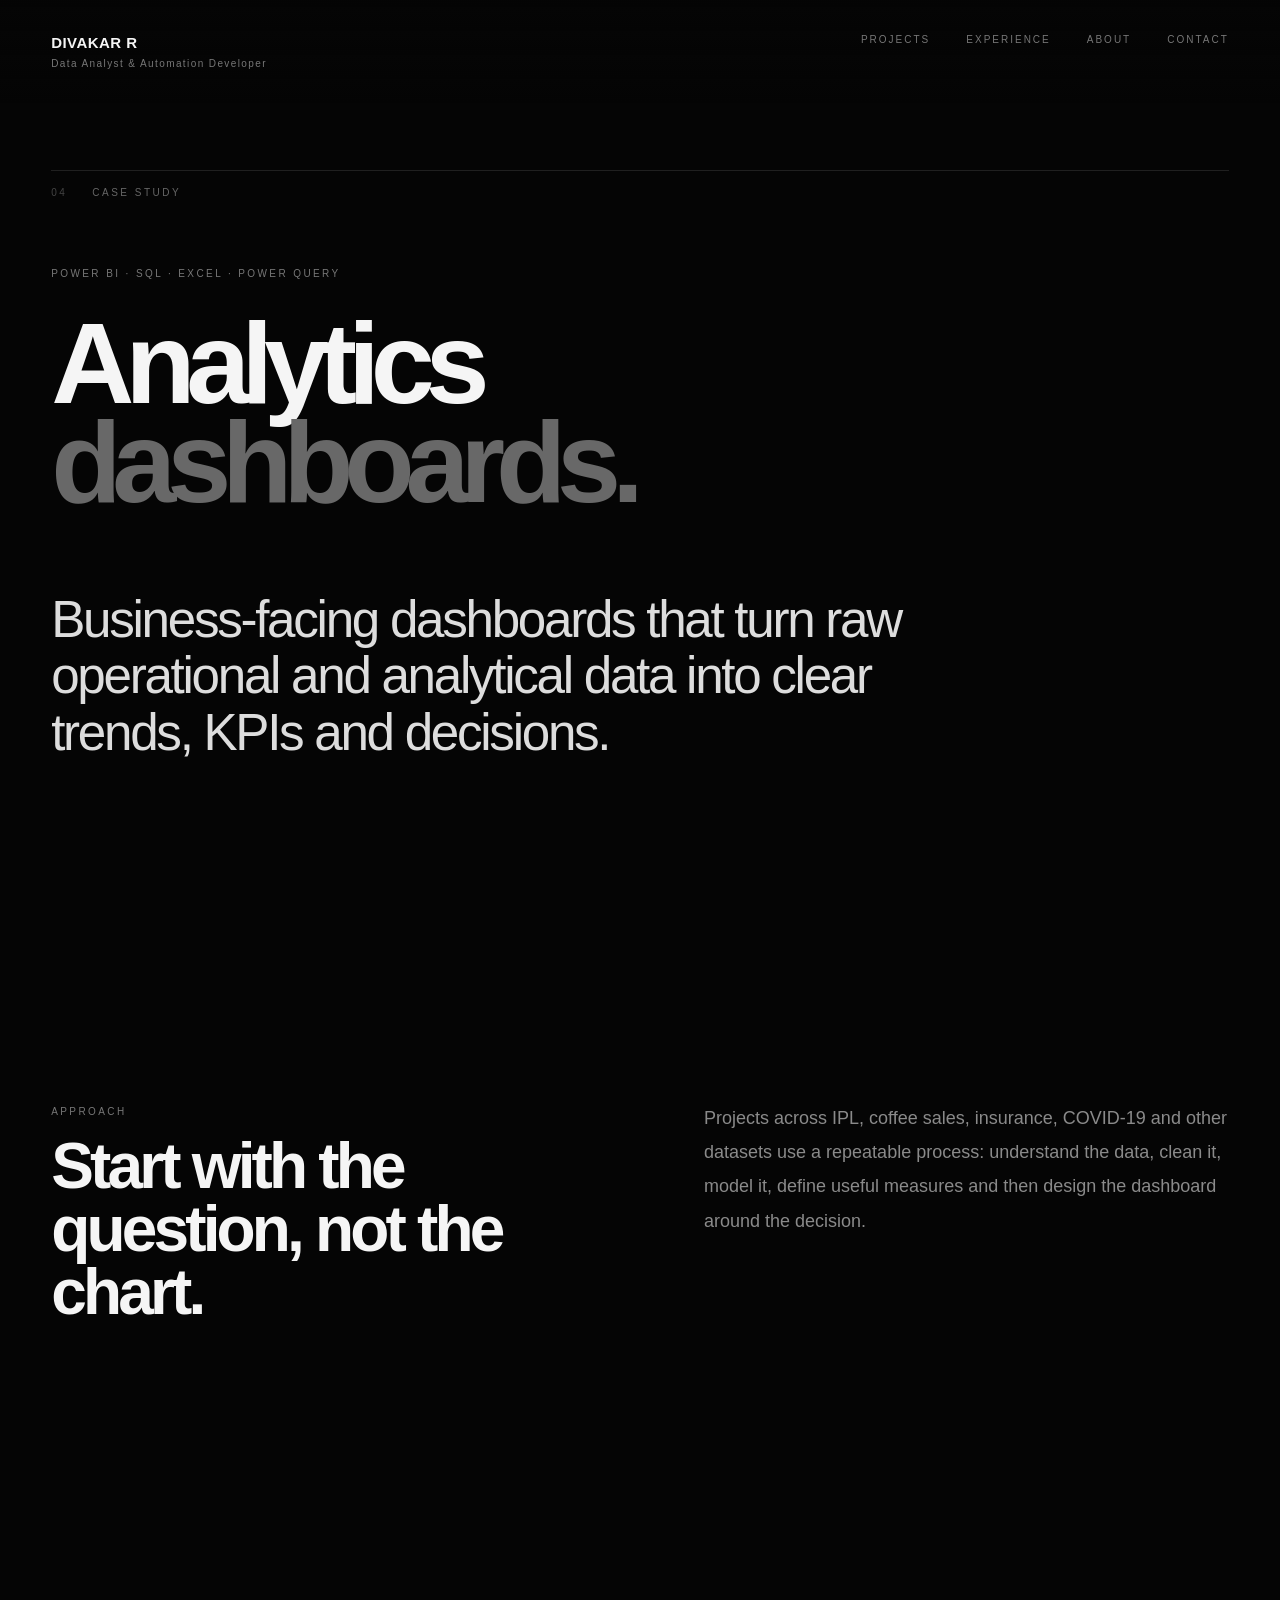
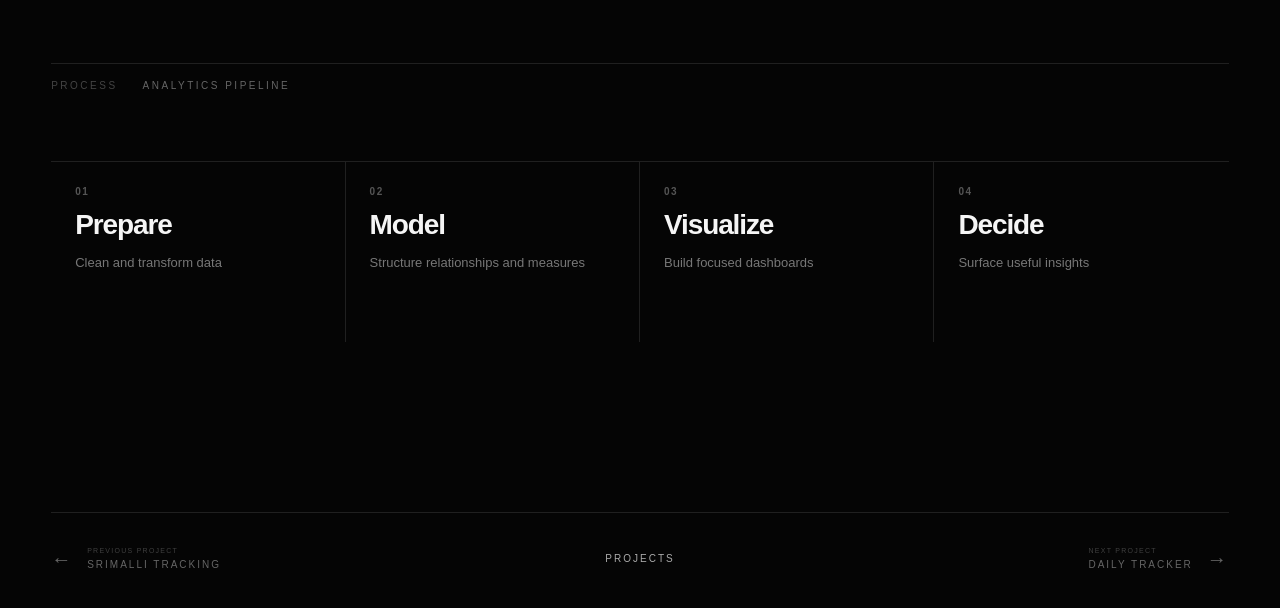
<file: projects/analytics.html>
<!doctype html><html lang="en"><head><meta charset="utf-8"><meta name="viewport" content="width=device-width,initial-scale=1"><title>Analytics Dashboards — Divakar R</title><link rel="stylesheet" href="../style.css"><link rel="stylesheet" href="../page-nav.css"></head><body><header class="topbar"><a class="brand" href="../index.html"><strong>DIVAKAR R</strong><span>Data Analyst &amp; Automation Developer</span></a><nav><a href="../projects.html">Projects</a><a href="../experience.html">Experience</a><a href="../about.html">About</a><a href="../contact.html">Contact</a></nav></header><main><section class="section case-hero"><div class="section-label"><span>04</span><span>CASE STUDY</span></div><p class="kicker">POWER BI · SQL · EXCEL · POWER QUERY</p><h1 class="page-title">Analytics<br><em>dashboards.</em></h1><p class="lead">Business-facing dashboards that turn raw operational and analytical data into clear trends, KPIs and decisions.</p></section><section class="section"><div class="case-grid"><div><span class="kicker">APPROACH</span><h2>Start with the question, not the chart.</h2></div><div class="copy"><p>Projects across IPL, coffee sales, insurance, COVID-19 and other datasets use a repeatable process: understand the data, clean it, model it, define useful measures and then design the dashboard around the decision.</p></div></div></section><section class="section"><div class="section-label"><span>PROCESS</span><span>ANALYTICS PIPELINE</span></div><div class="flow"><div><b>01</b><strong>Prepare</strong><span>Clean and transform data</span></div><div><b>02</b><strong>Model</strong><span>Structure relationships and measures</span></div><div><b>03</b><strong>Visualize</strong><span>Build focused dashboards</span></div><div><b>04</b><strong>Decide</strong><span>Surface useful insights</span></div></div></section></main><footer class="page-navigation"><a class="prev" href="srimalli.html"><span class="arrow">←</span><span class="label"><small>PREVIOUS PROJECT</small>SRIMALLI TRACKING</span></a><a class="home" href="../projects.html">PROJECTS</a><a class="next" href="daily-tracker.html"><span class="label"><small>NEXT PROJECT</small>DAILY TRACKER</span><span class="arrow">→</span></a></footer></body></html>
</file>
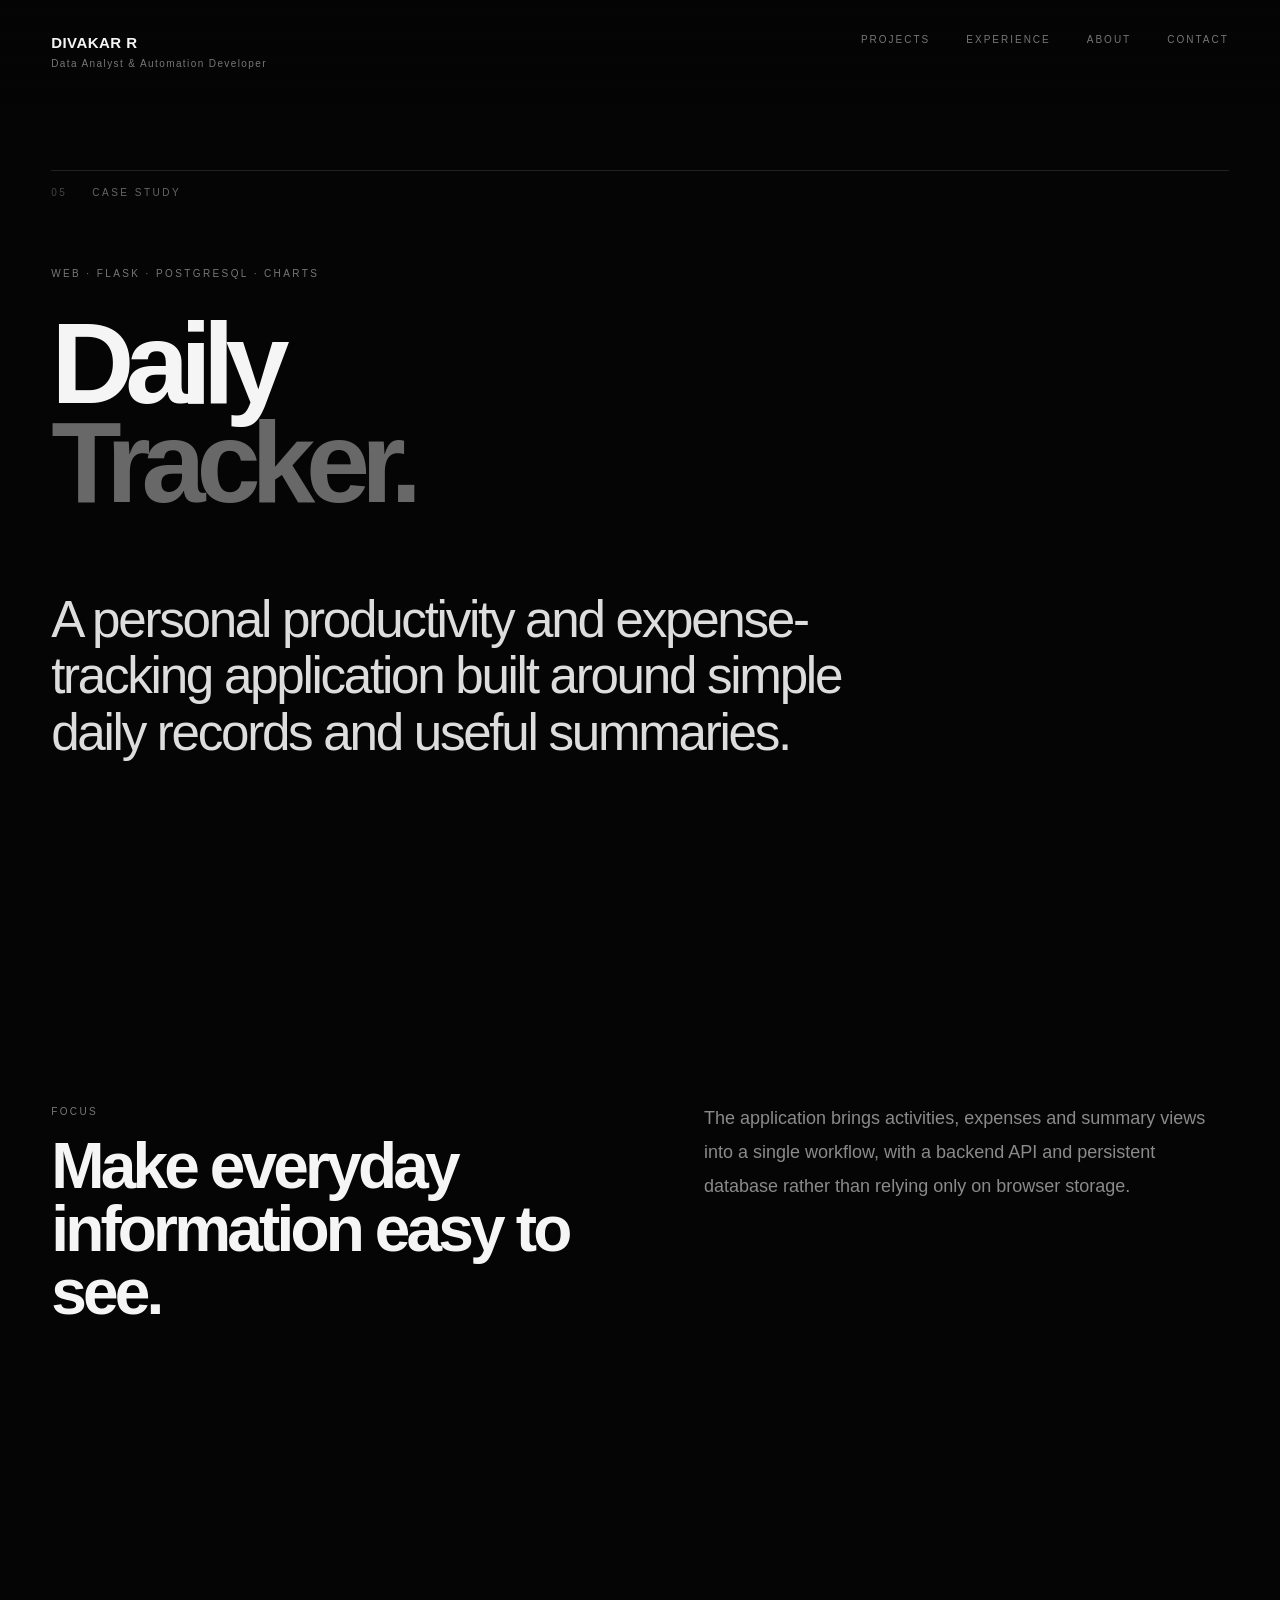
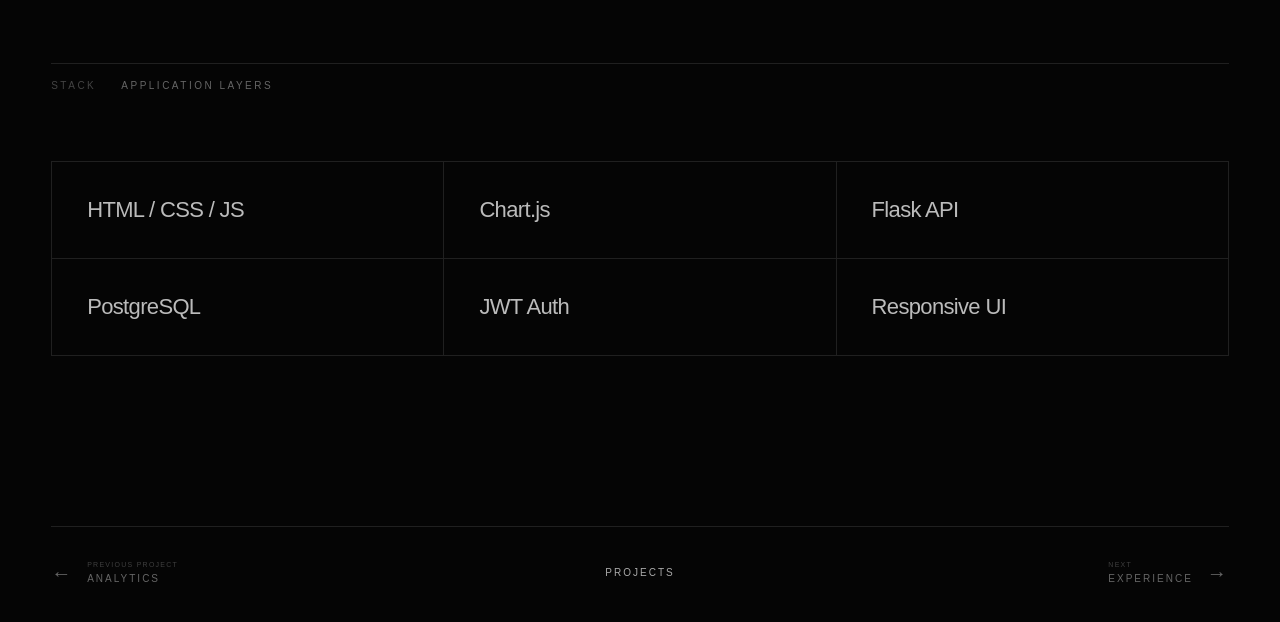
<file: projects/daily-tracker.html>
<!doctype html><html lang="en"><head><meta charset="utf-8"><meta name="viewport" content="width=device-width,initial-scale=1"><title>Daily Tracker — Divakar R</title><link rel="stylesheet" href="../style.css"><link rel="stylesheet" href="../page-nav.css"></head><body><header class="topbar"><a class="brand" href="../index.html"><strong>DIVAKAR R</strong><span>Data Analyst &amp; Automation Developer</span></a><nav><a href="../projects.html">Projects</a><a href="../experience.html">Experience</a><a href="../about.html">About</a><a href="../contact.html">Contact</a></nav></header><main><section class="section case-hero"><div class="section-label"><span>05</span><span>CASE STUDY</span></div><p class="kicker">WEB · FLASK · POSTGRESQL · CHARTS</p><h1 class="page-title">Daily<br><em>Tracker.</em></h1><p class="lead">A personal productivity and expense-tracking application built around simple daily records and useful summaries.</p></section><section class="section"><div class="case-grid"><div><span class="kicker">FOCUS</span><h2>Make everyday information easy to see.</h2></div><div class="copy"><p>The application brings activities, expenses and summary views into a single workflow, with a backend API and persistent database rather than relying only on browser storage.</p></div></div></section><section class="section"><div class="section-label"><span>STACK</span><span>APPLICATION LAYERS</span></div><div class="feature-grid"><div>HTML / CSS / JS</div><div>Chart.js</div><div>Flask API</div><div>PostgreSQL</div><div>JWT Auth</div><div>Responsive UI</div></div></section></main><footer class="page-navigation"><a class="prev" href="analytics.html"><span class="arrow">←</span><span class="label"><small>PREVIOUS PROJECT</small>ANALYTICS</span></a><a class="home" href="../projects.html">PROJECTS</a><a class="next" href="../experience.html"><span class="label"><small>NEXT</small>EXPERIENCE</span><span class="arrow">→</span></a></footer></body></html>
</file>
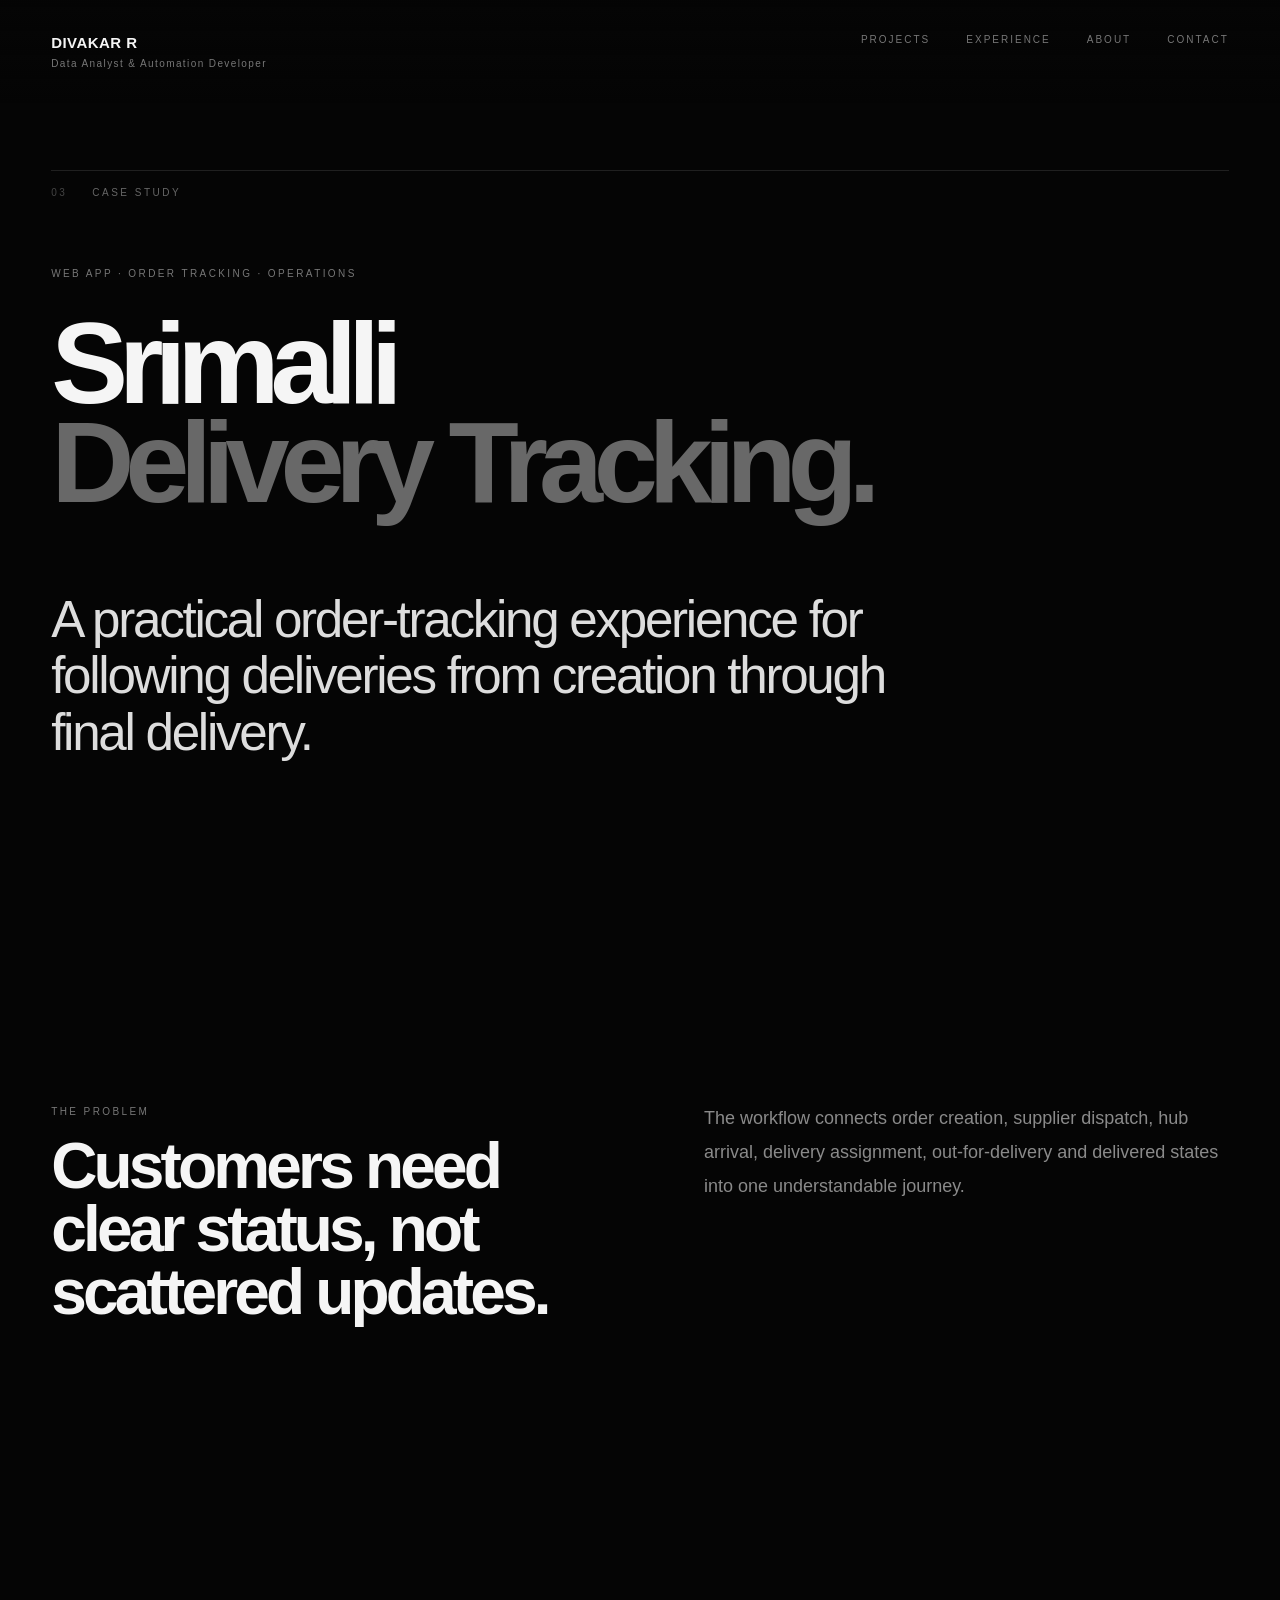
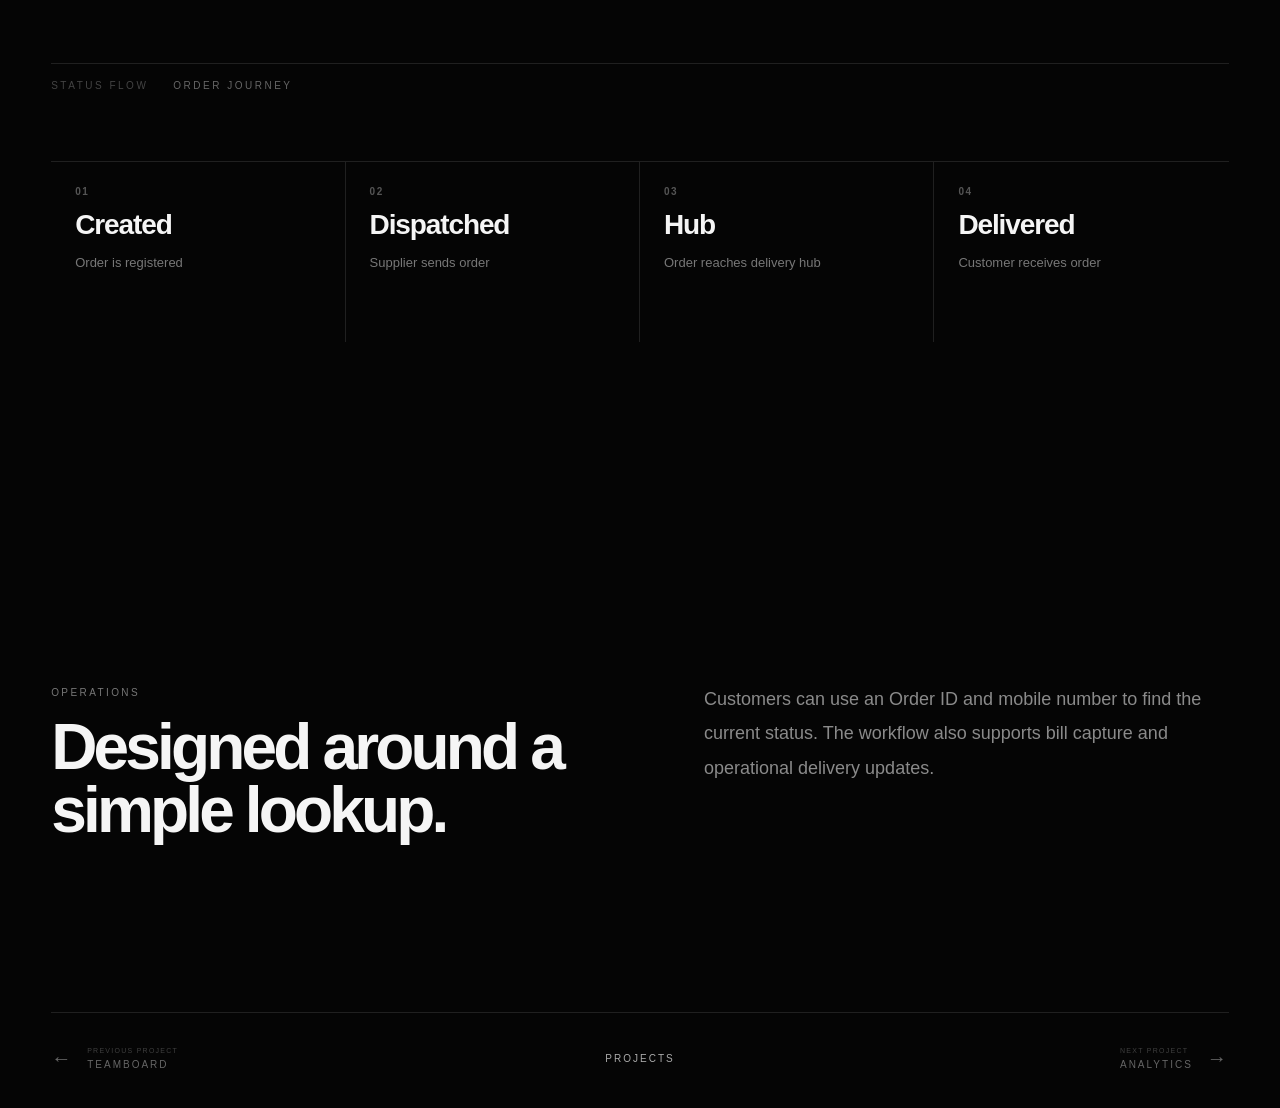
<file: projects/srimalli.html>
<!doctype html><html lang="en"><head><meta charset="utf-8"><meta name="viewport" content="width=device-width,initial-scale=1"><title>Srimalli Delivery Tracking — Divakar R</title><link rel="stylesheet" href="../style.css"><link rel="stylesheet" href="../page-nav.css"></head><body><header class="topbar"><a class="brand" href="../index.html"><strong>DIVAKAR R</strong><span>Data Analyst &amp; Automation Developer</span></a><nav><a href="../projects.html">Projects</a><a href="../experience.html">Experience</a><a href="../about.html">About</a><a href="../contact.html">Contact</a></nav></header><main><section class="section case-hero"><div class="section-label"><span>03</span><span>CASE STUDY</span></div><p class="kicker">WEB APP · ORDER TRACKING · OPERATIONS</p><h1 class="page-title">Srimalli<br><em>Delivery Tracking.</em></h1><p class="lead">A practical order-tracking experience for following deliveries from creation through final delivery.</p></section><section class="section"><div class="case-grid"><div><span class="kicker">THE PROBLEM</span><h2>Customers need clear status, not scattered updates.</h2></div><div class="copy"><p>The workflow connects order creation, supplier dispatch, hub arrival, delivery assignment, out-for-delivery and delivered states into one understandable journey.</p></div></div></section><section class="section"><div class="section-label"><span>STATUS FLOW</span><span>ORDER JOURNEY</span></div><div class="flow"><div><b>01</b><strong>Created</strong><span>Order is registered</span></div><div><b>02</b><strong>Dispatched</strong><span>Supplier sends order</span></div><div><b>03</b><strong>Hub</strong><span>Order reaches delivery hub</span></div><div><b>04</b><strong>Delivered</strong><span>Customer receives order</span></div></div></section><section class="section"><div class="case-grid"><div><span class="kicker">OPERATIONS</span><h2>Designed around a simple lookup.</h2></div><div class="copy"><p>Customers can use an Order ID and mobile number to find the current status. The workflow also supports bill capture and operational delivery updates.</p></div></div></section></main><footer class="page-navigation"><a class="prev" href="teamboard.html"><span class="arrow">←</span><span class="label"><small>PREVIOUS PROJECT</small>TEAMBOARD</span></a><a class="home" href="../projects.html">PROJECTS</a><a class="next" href="analytics.html"><span class="label"><small>NEXT PROJECT</small>ANALYTICS</span><span class="arrow">→</span></a></footer></body></html>
</file>
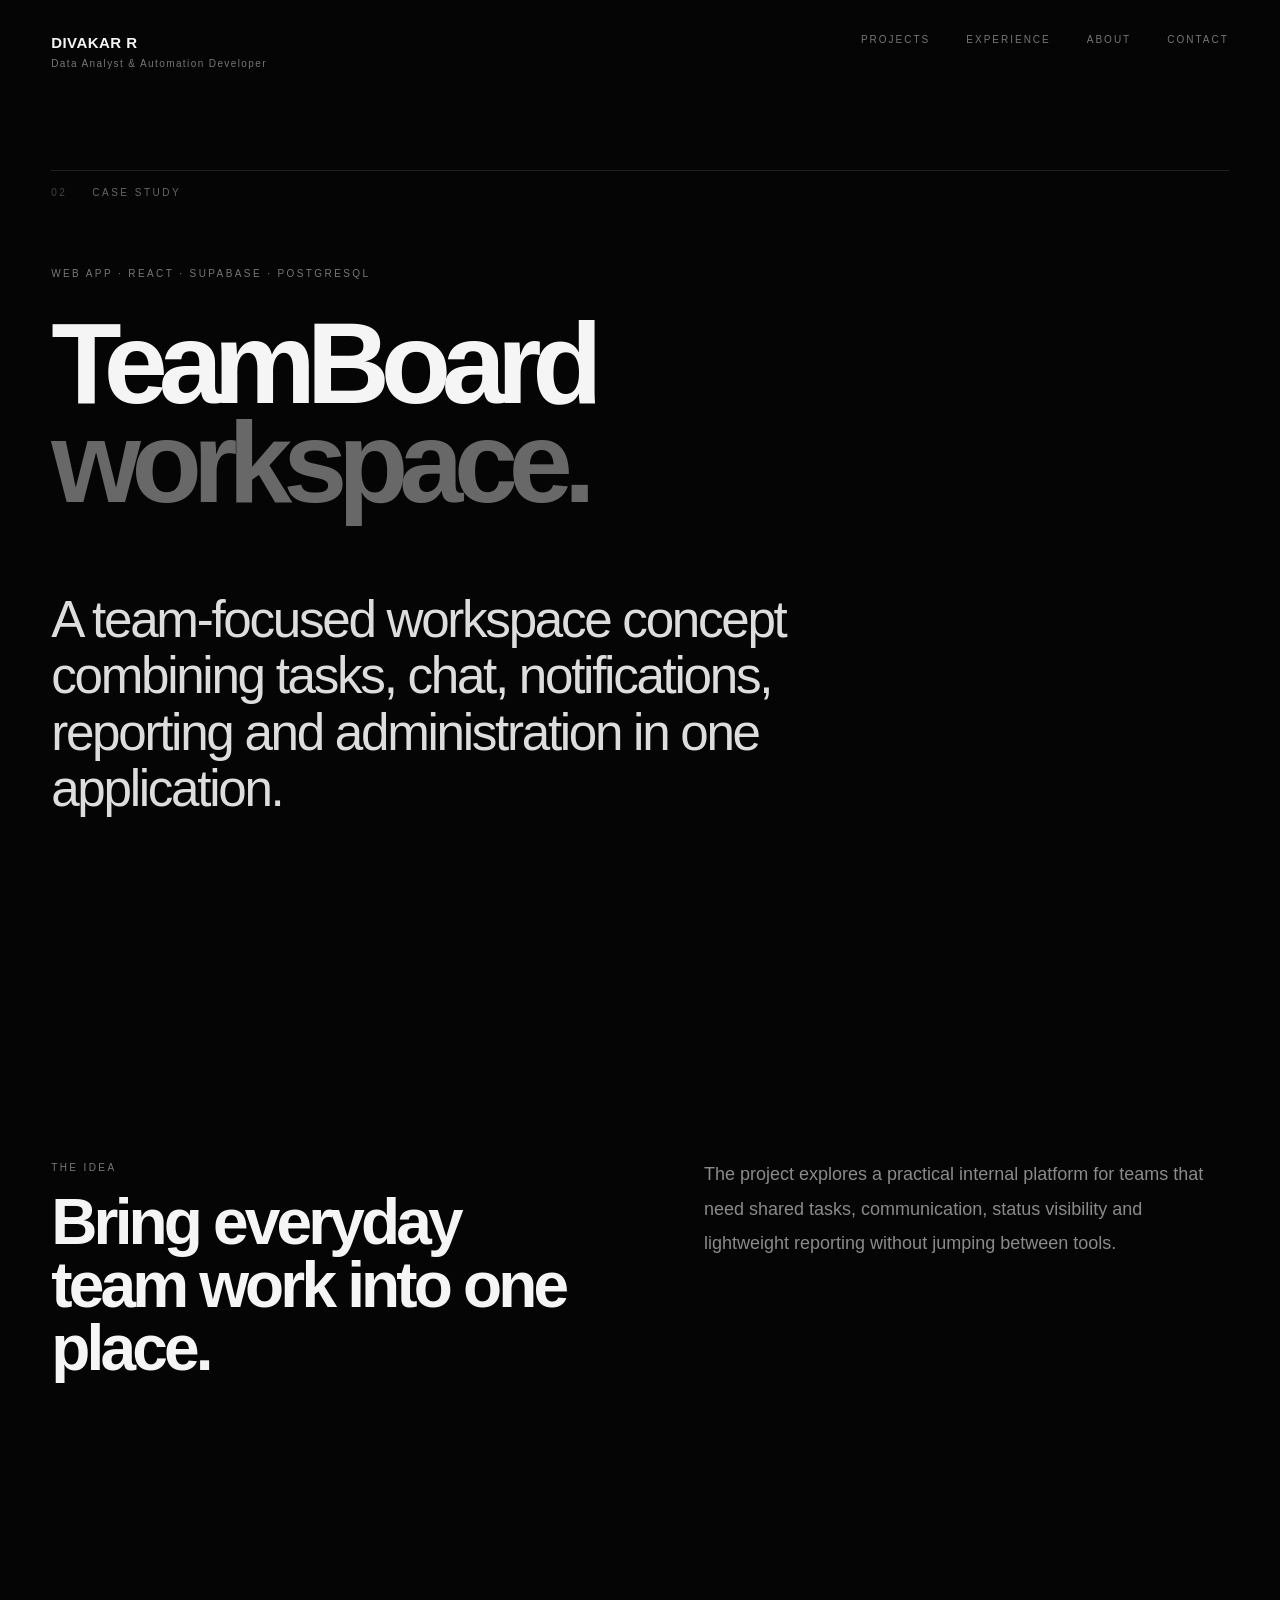
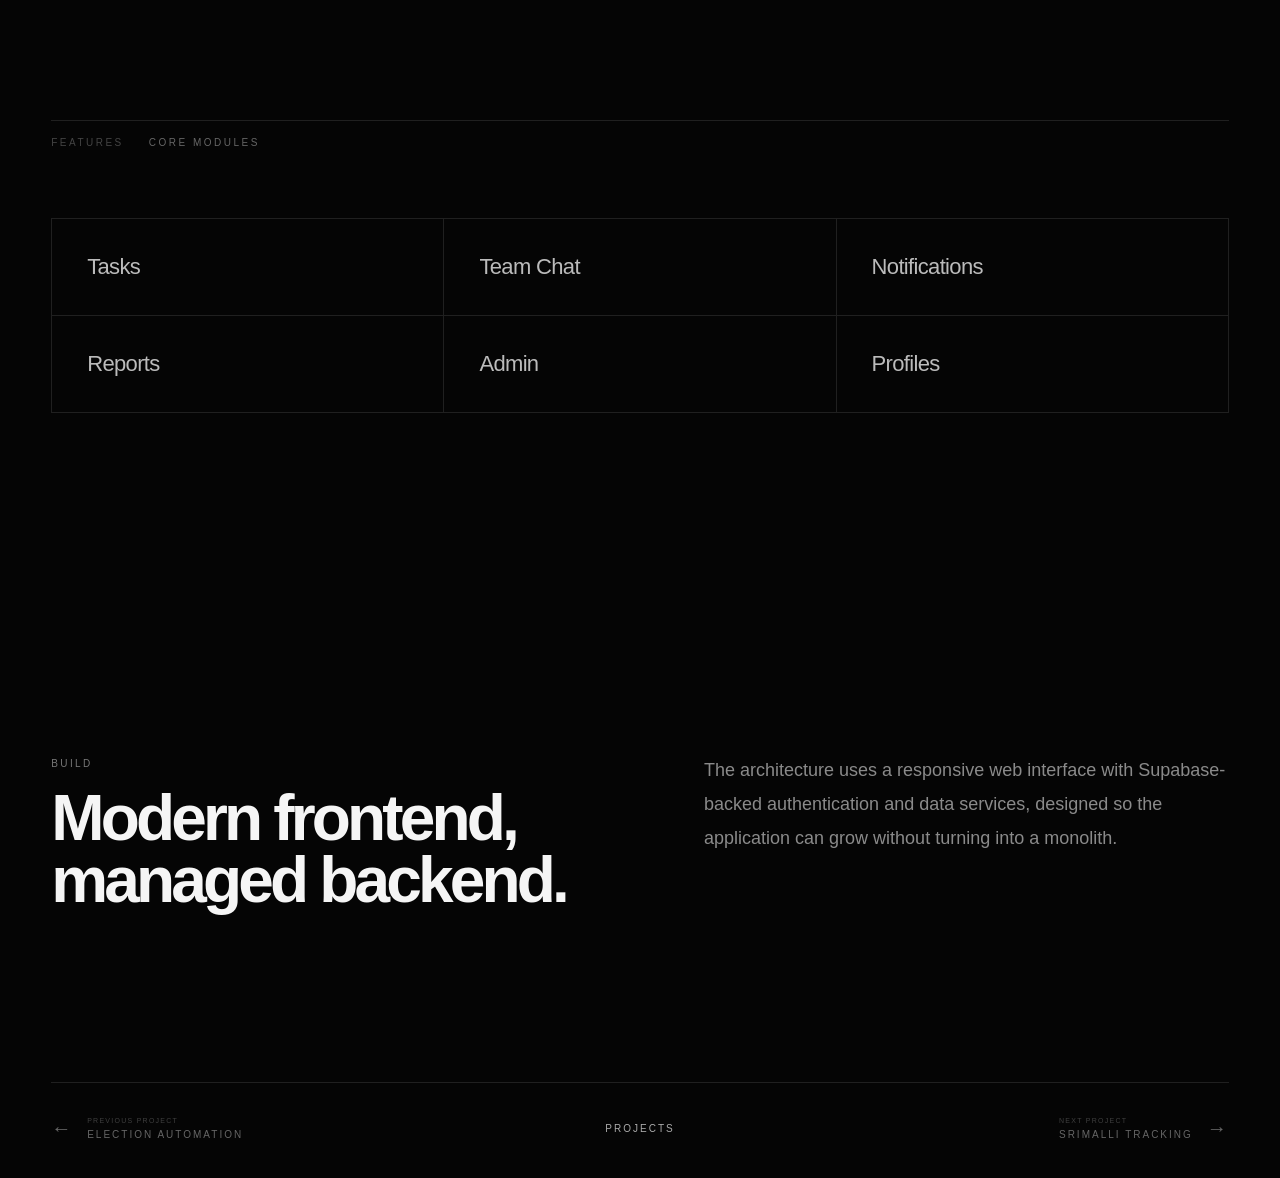
<file: projects/teamboard.html>
<!doctype html><html lang="en"><head><meta charset="utf-8"><meta name="viewport" content="width=device-width,initial-scale=1"><title>TeamBoard — Divakar R</title><link rel="stylesheet" href="../style.css"><link rel="stylesheet" href="../page-nav.css"></head><body><header class="topbar"><a class="brand" href="../index.html"><strong>DIVAKAR R</strong><span>Data Analyst &amp; Automation Developer</span></a><nav><a href="../projects.html">Projects</a><a href="../experience.html">Experience</a><a href="../about.html">About</a><a href="../contact.html">Contact</a></nav></header><main><section class="section case-hero"><div class="section-label"><span>02</span><span>CASE STUDY</span></div><p class="kicker">WEB APP · REACT · SUPABASE · POSTGRESQL</p><h1 class="page-title">TeamBoard<br><em>workspace.</em></h1><p class="lead">A team-focused workspace concept combining tasks, chat, notifications, reporting and administration in one application.</p></section><section class="section"><div class="case-grid"><div><span class="kicker">THE IDEA</span><h2>Bring everyday team work into one place.</h2></div><div class="copy"><p>The project explores a practical internal platform for teams that need shared tasks, communication, status visibility and lightweight reporting without jumping between tools.</p></div></div></section><section class="section"><div class="section-label"><span>FEATURES</span><span>CORE MODULES</span></div><div class="feature-grid"><div>Tasks</div><div>Team Chat</div><div>Notifications</div><div>Reports</div><div>Admin</div><div>Profiles</div></div></section><section class="section"><div class="case-grid"><div><span class="kicker">BUILD</span><h2>Modern frontend, managed backend.</h2></div><div class="copy"><p>The architecture uses a responsive web interface with Supabase-backed authentication and data services, designed so the application can grow without turning into a monolith.</p></div></div></section></main><footer class="page-navigation"><a class="prev" href="voter-automation.html"><span class="arrow">←</span><span class="label"><small>PREVIOUS PROJECT</small>ELECTION AUTOMATION</span></a><a class="home" href="../projects.html">PROJECTS</a><a class="next" href="srimalli.html"><span class="label"><small>NEXT PROJECT</small>SRIMALLI TRACKING</span><span class="arrow">→</span></a></footer></body></html>
</file>
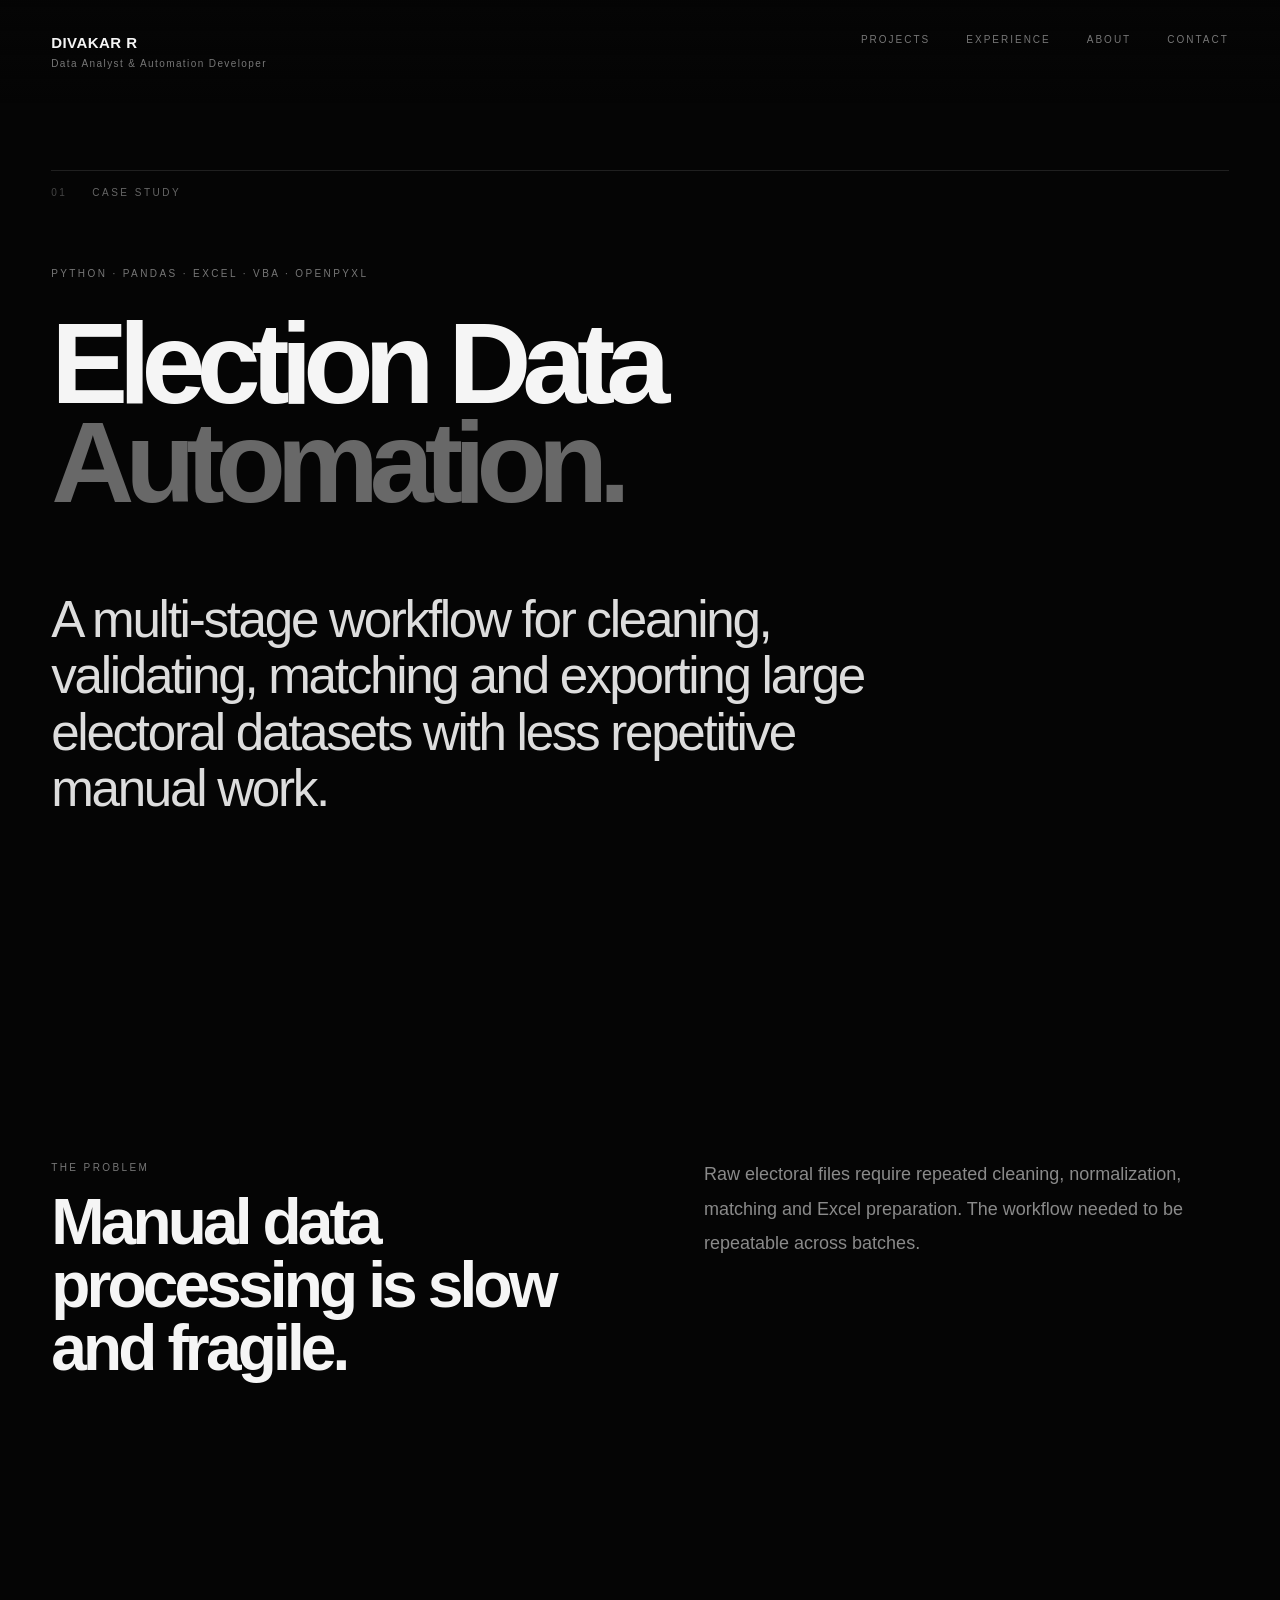
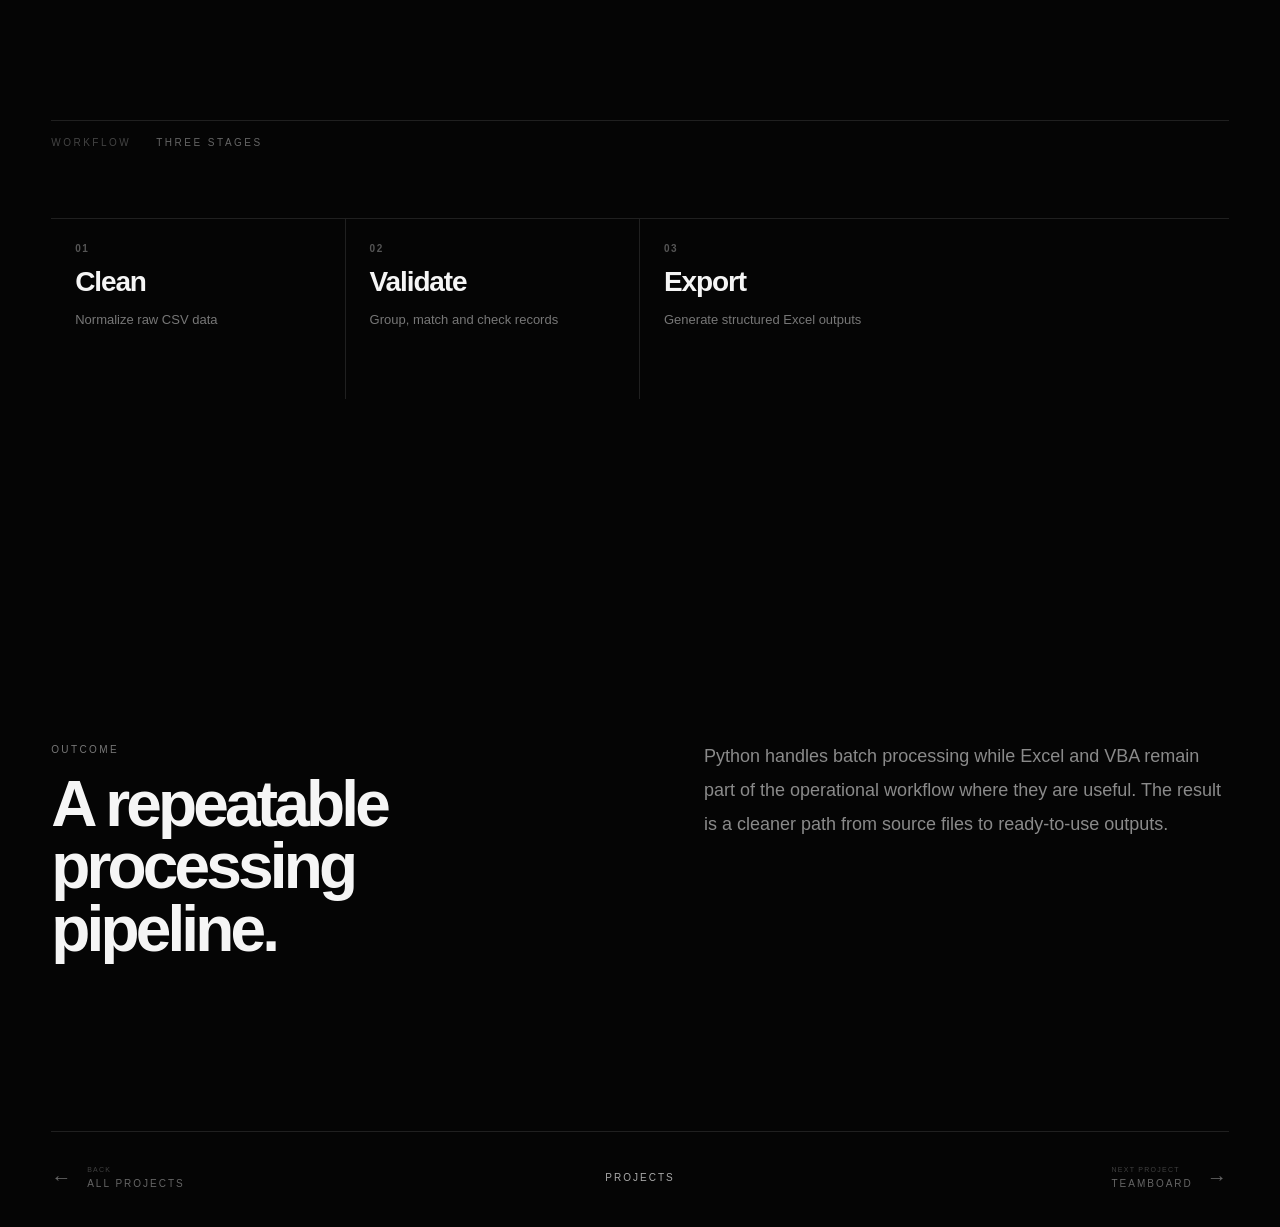
<file: projects/voter-automation.html>
<!doctype html><html lang="en"><head><meta charset="utf-8"><meta name="viewport" content="width=device-width,initial-scale=1"><meta name="description" content="Election Data Automation case study — Divakar R"><title>Election Data Automation — Divakar R</title><link rel="stylesheet" href="../style.css"><link rel="stylesheet" href="../page-nav.css"></head><body><header class="topbar"><a class="brand" href="../index.html"><strong>DIVAKAR R</strong><span>Data Analyst &amp; Automation Developer</span></a><nav><a href="../projects.html">Projects</a><a href="../experience.html">Experience</a><a href="../about.html">About</a><a href="../contact.html">Contact</a></nav></header><main><section class="section case-hero"><div class="section-label"><span>01</span><span>CASE STUDY</span></div><p class="kicker">PYTHON · PANDAS · EXCEL · VBA · OPENPYXL</p><h1 class="page-title">Election Data<br><em>Automation.</em></h1><p class="lead">A multi-stage workflow for cleaning, validating, matching and exporting large electoral datasets with less repetitive manual work.</p></section><section class="section"><div class="case-grid"><div><span class="kicker">THE PROBLEM</span><h2>Manual data processing is slow and fragile.</h2></div><div class="copy"><p>Raw electoral files require repeated cleaning, normalization, matching and Excel preparation. The workflow needed to be repeatable across batches.</p></div></div></section><section class="section"><div class="section-label"><span>WORKFLOW</span><span>THREE STAGES</span></div><div class="flow"><div><b>01</b><strong>Clean</strong><span>Normalize raw CSV data</span></div><div><b>02</b><strong>Validate</strong><span>Group, match and check records</span></div><div><b>03</b><strong>Export</strong><span>Generate structured Excel outputs</span></div></div></section><section class="section"><div class="case-grid"><div><span class="kicker">OUTCOME</span><h2>A repeatable processing pipeline.</h2></div><div class="copy"><p>Python handles batch processing while Excel and VBA remain part of the operational workflow where they are useful. The result is a cleaner path from source files to ready-to-use outputs.</p></div></div></section></main><footer class="page-navigation"><a class="prev" href="../projects.html"><span class="arrow">←</span><span class="label"><small>BACK</small>ALL PROJECTS</span></a><a class="home" href="../projects.html">PROJECTS</a><a class="next" href="teamboard.html"><span class="label"><small>NEXT PROJECT</small>TEAMBOARD</span><span class="arrow">→</span></a></footer></body></html>
</file>
<file: style.css>
:root{--bg:#050505;--fg:#f5f5f5;--muted:#858585;--dim:#5c5c5c;--line:#202020}*{box-sizing:border-box}html{scroll-behavior:smooth}body{margin:0;background:var(--bg);color:var(--fg);font-family:Inter,Arial,sans-serif;overflow-x:hidden}.page-loader{position:fixed;inset:0;z-index:1000;display:grid;place-items:center;background:#050505;overflow:hidden;transition:opacity .8s ease,visibility .8s ease}.page-loader.is-hidden{opacity:0;visibility:hidden;pointer-events:none}.loader-sigil{position:relative;width:190px;height:190px;display:grid;place-items:center;filter:drop-shadow(0 0 18px rgba(255,255,255,.08))}.sigil-ring{position:absolute;border:1px solid rgba(255,255,255,.32);border-radius:50%;box-shadow:0 0 20px rgba(255,255,255,.035),inset 0 0 18px rgba(255,255,255,.025)}.ring-outer{width:184px;height:184px;border-top-color:rgba(255,255,255,.9);border-right-color:rgba(255,255,255,.12);animation:spellSpin 4.5s linear infinite}.ring-middle{width:142px;height:142px;border-left-color:rgba(255,255,255,.85);border-bottom-color:rgba(255,255,255,.1);animation:spellSpinReverse 3.2s linear infinite}.ring-inner{width:94px;height:94px;border-top-color:rgba(255,255,255,.75);border-bottom-color:rgba(255,255,255,.15);animation:spellSpin 2.1s linear infinite}.sigil-ring:before,.sigil-ring:after{content:"";position:absolute;inset:8px;border:1px dashed rgba(255,255,255,.12);border-radius:50%}.ring-middle:before{inset:10px}.ring-inner:before{inset:7px}.sigil-diamond{position:absolute;width:70px;height:70px;border:1px solid rgba(255,255,255,.28);transform:rotate(45deg);animation:diamondPulse 1.8s ease-in-out infinite}.diamond-two{width:48px;height:48px;transform:rotate(45deg) scale(.72);border-color:rgba(255,255,255,.5);animation-delay:-.35s}.sigil-core{width:8px;height:8px;border-radius:50%;background:#fff;box-shadow:0 0 10px rgba(255,255,255,.65),0 0 30px rgba(255,255,255,.22);animation:corePulse 1.4s ease-in-out infinite}.loader-word{position:absolute;top:calc(50% + 116px);left:0;right:0;text-align:center;color:#666;font-size:8px;letter-spacing:.38em;text-indent:.38em;animation:loaderFade 1.2s ease-in-out infinite alternate}.page-loader:after{content:"";position:absolute;width:420px;height:420px;border-radius:50%;background:radial-gradient(circle,rgba(255,255,255,.035),transparent 65%);pointer-events:none}@keyframes spellSpin{to{transform:rotate(360deg)}}@keyframes spellSpinReverse{to{transform:rotate(-360deg)}}@keyframes diamondPulse{0%,100%{opacity:.45;scale:.92}50%{opacity:.9;scale:1}}@keyframes corePulse{0%,100%{transform:scale(.75);opacity:.65}50%{transform:scale(1.35);opacity:1}}@keyframes loaderFade{from{opacity:.35}to{opacity:1}}.noise{position:fixed;inset:0;z-index:50;pointer-events:none;opacity:.035;background-image:url("data:image/svg+xml,%3Csvg viewBox='0 0 180 180' xmlns='http://www.w3.org/2000/svg'%3E%3Cfilter id='n'%3E%3CfeTurbulence type='fractalNoise' baseFrequency='.9' numOctaves='4' stitchTiles='stitch'/%3E%3C/filter%3E%3Crect width='100%25' height='100%25' filter='url(%23n)' opacity='.8'/%3E%3C/svg%3E")}.topbar{position:fixed;top:0;left:0;right:0;z-index:20;display:flex;justify-content:space-between;align-items:flex-start;padding:34px 4vw;background:linear-gradient(to bottom,rgba(5,5,5,.86),transparent)}.brand{display:grid;gap:7px;color:var(--fg);text-decoration:none}.brand strong{font-size:15px;letter-spacing:.03em}.brand span{font-size:10px;letter-spacing:.14em;color:#777}.topbar nav{display:flex;gap:36px}.topbar nav a{text-decoration:none;color:#777;font-size:10px;text-transform:uppercase;letter-spacing:.2em;transition:color .25s}.topbar nav a:hover{color:#fff}.hero{min-height:100vh;display:grid;grid-template-columns:48% 52%;position:relative;padding:150px 4vw 70px;align-items:center}.hero-copy{position:relative;z-index:2}.eyebrow{display:flex;align-items:center;gap:18px;color:#aaa;font-size:11px;letter-spacing:.3em;margin-bottom:35px}.eyebrow i{width:115px;height:1px;background:#343434}.hero h1{font-size:clamp(70px,9vw,142px);line-height:.82;letter-spacing:-.085em;margin:0 0 42px;font-weight:700}.hero h1 span{color:#626262}.hero-copy>p{max-width:560px;margin:0 0 38px;color:#8e8e8e;font-size:15px;line-height:1.8}.hero-actions{display:flex;align-items:center;gap:35px;flex-wrap:wrap}.text-link{font-size:10px;letter-spacing:.2em;color:#777;text-decoration:none}.text-link:hover{color:#fff}.work-link{display:inline-flex;align-items:center;gap:30px;color:#fff;text-decoration:none;border-bottom:1px solid #444;padding-bottom:14px;font-size:10px;letter-spacing:.25em}.work-link b{font-size:26px;font-weight:300;line-height:.45;transition:transform .25s}.work-link:hover b{transform:translateX(8px)}.orb-stage{height:min(76vh,760px);min-height:520px;position:relative;display:grid;place-items:center}.orb-stage canvas{width:100%;height:100%;display:block}.orb-haze{position:absolute;width:min(35vw,470px);height:min(35vw,470px);border-radius:50%;background:radial-gradient(circle,rgba(255,255,255,.045),transparent 67%);filter:blur(22px);pointer-events:none}.section{padding:170px 4vw}.section-label{display:flex;align-items:center;gap:25px;padding-top:16px;border-top:1px solid var(--line);margin-bottom:70px;color:#666;font-size:10px;letter-spacing:.25em}.section-label span:first-child{color:#444}.summary-grid{display:grid;grid-template-columns:1fr 1fr;gap:10vw}.summary-grid h2{font-size:clamp(44px,6vw,86px);line-height:.98;letter-spacing:-.065em;font-weight:600;margin:0}.stats{display:grid;grid-template-columns:repeat(4,1fr);margin-top:90px;border-top:1px solid var(--line);border-bottom:1px solid var(--line)}.stats div{padding:28px 18px;border-right:1px solid var(--line)}.stats div:last-child{border-right:0}.stats strong{display:block;font-size:34px;letter-spacing:-.05em}.stats span{display:block;margin-top:10px;color:#555;font-size:9px;letter-spacing:.18em}.project{display:grid;grid-template-columns:60px 1fr 260px 30px;align-items:center;gap:20px;padding:28px 0;border-bottom:1px solid var(--line);text-decoration:none;color:#fff;transition:padding .35s,background .35s}.project:hover{padding-left:18px;background:linear-gradient(90deg,rgba(255,255,255,.025),transparent)}.project .number,.project .meta{color:#555;font-size:10px;letter-spacing:.16em}.project h2{margin:0;font-size:clamp(25px,3.2vw,48px);font-weight:500;letter-spacing:-.045em}.project .arrow{font-size:24px;text-align:right;color:#aaa}.split-section{min-height:70vh}.split-content{display:grid;grid-template-columns:1fr 1fr;gap:10vw}.kicker{color:#777;font-size:10px;letter-spacing:.24em;margin:0 0 35px}.split-content h2{font-size:clamp(44px,6vw,86px);line-height:.98;letter-spacing:-.065em;font-weight:600;margin:0}.body-copy{max-width:510px;padding-top:45px}.body-copy p,.copy p{font-size:18px;line-height:1.9;color:#8a8a8a;margin:0 0 22px}.about-statement em,.page-title em{color:#686868;font-style:normal}.skills{display:flex;flex-wrap:wrap;align-content:flex-start;gap:9px;padding-top:45px}.skills span,.skill-grid span{border:1px solid var(--line);padding:11px 14px;color:#888;font-size:10px;letter-spacing:.1em}.skills-intro{display:grid;grid-template-columns:1fr 1fr;gap:10vw;margin-bottom:70px}.skills-intro h2{font-size:clamp(44px,6vw,86px);line-height:.98;letter-spacing:-.065em;margin:0}.skills-intro em{color:#686868;font-style:normal}.skills-intro p{max-width:500px;color:#777;line-height:1.8;font-size:16px;margin:0}.skill-categories{display:grid;grid-template-columns:repeat(2,1fr);border-top:1px solid var(--line);border-left:1px solid var(--line)}.skill-category{padding:34px;border-right:1px solid var(--line);border-bottom:1px solid var(--line);min-height:245px}.skill-index{font-size:9px;color:#444;letter-spacing:.2em}.skill-category h3{font-size:30px;letter-spacing:-.04em;font-weight:500;margin:18px 0 10px}.skill-category p{color:#666;font-size:13px;line-height:1.7;margin:0 0 22px}.skill-tags{display:flex;flex-wrap:wrap;gap:7px}.skill-tags span{border:1px solid var(--line);padding:8px 10px;color:#8a8a8a;font-size:9px;letter-spacing:.08em}.contact{min-height:75vh}.contact-content{display:grid;grid-template-columns:1.3fr .7fr;gap:10vw}.contact-content h2{font-size:clamp(52px,8vw,120px);line-height:.88;letter-spacing:-.08em;margin:0;font-weight:600}.contact-links{display:flex;flex-direction:column;align-self:end}.contact-links a{display:flex;justify-content:space-between;padding:18px 0;border-bottom:1px solid var(--line);color:#aaa;text-decoration:none;font-size:10px;letter-spacing:.2em;transition:color .25s}.contact-links a:hover{color:#fff}.contact-links span{font-size:18px}footer{display:flex;justify-content:space-between;padding:30px 4vw 38px;border-top:1px solid var(--line);color:#444;font-size:9px;letter-spacing:.24em}footer a{color:#555;text-decoration:none}footer a:hover{color:#fff}.reveal{opacity:1;transform:none}.js-ready .reveal{opacity:0;transform:translateY(22px);transition:opacity .9s ease,transform .9s ease}.js-ready .reveal.is-visible{opacity:1;transform:none}.page-hero{padding-top:180px;min-height:70vh}.page-title{font-size:clamp(62px,9vw,140px);line-height:.86;letter-spacing:-.08em;margin:0 0 80px;font-weight:650}.page-grid,.case-grid{display:grid;grid-template-columns:1fr 1fr;gap:10vw;align-items:start}.lead{font-size:clamp(28px,4vw,55px);line-height:1.1;letter-spacing:-.045em;margin:0;color:#ddd;max-width:760px}.page-grid .copy{max-width:520px}.timeline{display:grid;gap:0}.timeline article{display:grid;grid-template-columns:1fr 1fr;gap:10vw;padding:55px 0;border-top:1px solid var(--line)}.timeline h2,.case-grid h2{font-size:clamp(36px,5vw,72px);line-height:.98;letter-spacing:-.06em;margin:16px 0 0;font-weight:600}.date{font-size:10px;letter-spacing:.22em;color:#555}.timeline ul{margin:28px 0 0;padding-left:18px;color:#8a8a8a;line-height:2}.skill-grid{display:grid;grid-template-columns:repeat(4,1fr);gap:10px}.skill-grid span{padding:22px}.skill-grid.detailed{grid-template-columns:repeat(2,1fr);gap:0;border-top:1px solid var(--line);border-left:1px solid var(--line)}.skill-grid.detailed>div{padding:30px;border-right:1px solid var(--line);border-bottom:1px solid var(--line);min-height:150px}.skill-grid.detailed h3{font-size:25px;margin:0 0 12px}.skill-grid.detailed p{color:#777;line-height:1.7;margin:0}.full-list{margin-top:30px}.case-hero{min-height:80vh;display:flex;flex-direction:column;justify-content:center}.case-hero .lead{max-width:850px}.flow{display:grid;grid-template-columns:repeat(4,1fr);border-top:1px solid var(--line)}.flow>div{min-height:180px;padding:24px;border-right:1px solid var(--line);display:flex;flex-direction:column;gap:12px}.flow>div:last-child{border-right:0}.flow b{font-size:10px;color:#555;letter-spacing:.15em}.flow strong{font-size:28px;letter-spacing:-.04em}.flow span{font-size:13px;line-height:1.6;color:#777}.feature-grid{display:grid;grid-template-columns:repeat(3,1fr);border-top:1px solid var(--line);border-left:1px solid var(--line)}.feature-grid div{padding:35px;border-right:1px solid var(--line);border-bottom:1px solid var(--line);font-size:22px;letter-spacing:-.03em;color:#bbb}@media(max-width:900px){.topbar{padding:24px 6vw}.topbar nav{gap:16px}.topbar nav a{font-size:8px}.hero{grid-template-columns:1fr;padding:125px 6vw 40px}.hero h1{font-size:clamp(65px,16vw,112px)}.hero-copy>p{max-width:430px}.orb-stage{height:430px;min-height:430px;margin-top:-25px}.orb-haze{width:330px;height:330px}.section{padding:115px 6vw}.project{grid-template-columns:38px 1fr 25px}.project .meta{display:none}.split-content,.contact-content,.page-grid,.case-grid,.timeline article,.summary-grid,.skills-intro{grid-template-columns:1fr;gap:45px}.body-copy,.skills{padding-top:0}.split-section{min-height:auto}.contact-content h2{max-width:700px}.page-hero{padding-top:135px}.page-title{font-size:clamp(58px,14vw,105px);margin-bottom:55px}.skill-grid{grid-template-columns:repeat(2,1fr)}.skill-categories{grid-template-columns:1fr}.stats{grid-template-columns:repeat(2,1fr);margin-top:60px}.stats div:nth-child(2){border-right:0}.flow{grid-template-columns:repeat(2,1fr)}.flow>div:nth-child(2){border-right:0}.flow>div{border-bottom:1px solid var(--line)}.feature-grid{grid-template-columns:repeat(2,1fr)}}@media(max-width:560px){.brand span{display:none}.topbar nav a:nth-child(3){display:none}.topbar nav{gap:12px}.hero{padding-top:115px}.hero h1{margin-bottom:34px}.hero-copy>p{font-size:14px}.orb-stage{height:360px;min-height:360px}.section-label{margin-bottom:48px}.project{padding:23px 0}.project h2{font-size:25px}.split-content h2{font-size:47px}.body-copy p,.copy p{font-size:16px}.contact-content h2{font-size:56px}.page-title{font-size:54px}.lead{font-size:27px}.skill-grid,.skill-grid.detailed,.flow,.feature-grid{grid-template-columns:1fr}.flow>div{border-right:0!important}.timeline article{padding:38px 0}.timeline h2{font-size:44px}.stats{grid-template-columns:1fr}.stats div{border-right:0!important;border-bottom:1px solid var(--line)}.stats div:last-child{border-bottom:0}.loader-sigil{width:150px;height:150px}.ring-outer{width:146px;height:146px}.ring-middle{width:112px;height:112px}.ring-inner{width:74px;height:74px}.sigil-diamond{width:56px;height:56px}.diamond-two{width:38px;height:38px}.loader-word{top:calc(50% + 98px);font-size:7px}}@media(prefers-reduced-motion:reduce){html{scroll-behavior:auto}.project,.work-link b,.reveal,.page-loader *{transition:none!important;animation:none!important}.js-ready .reveal{opacity:1;transform:none}}
</file>
<file: portal.css>
/* Home V2 portal — automatic 0–100 loading + cinematic orb burst. */
.hero{position:relative;min-height:100vh;height:100vh;overflow:hidden;isolation:isolate;display:grid;grid-template-columns:minmax(0,1fr) minmax(420px,1fr);align-items:center;opacity:0;transform:translateY(28px) scale(.985);transition:opacity 1s cubic-bezier(.22,1,.36,1),transform 1.15s cubic-bezier(.22,1,.36,1)}
body.home-revealed .hero{opacity:1;transform:none}.hero-copy{position:relative;z-index:5;max-width:720px;opacity:1;transform:none;clip-path:none}.orb-stage{position:absolute!important;inset:0!important;width:100%!important;height:100%!important;min-height:100%!important;margin:0!important;z-index:2!important;pointer-events:none!important;opacity:1!important;transform:none!important;filter:none!important;overflow:hidden}.orb-stage canvas{display:block;width:100%;height:100%;transform:none!important;opacity:1!important}.orb-stage .orb-haze,.orb-stage:before,.orb-stage:after{display:none!important}
.page-loader{position:fixed;inset:0;z-index:1000;background:#050505;overflow:hidden;opacity:1;visibility:visible;transform:scale(1);transform-origin:center center;transition:opacity 1s cubic-bezier(.22,1,.36,1),transform 1.15s cubic-bezier(.22,1,.36,1),visibility 1s}.loader-orb-stage{position:absolute;inset:0;width:100%;height:100%;overflow:hidden;transform:scale(var(--portal-orb-scale,1));transform-origin:center center;transition:transform .95s cubic-bezier(.16,1,.3,1);will-change:transform}.loader-orb-stage canvas{display:block;width:100%;height:100%;opacity:1!important;transform:none!important}.loader-orb-stage .orb-haze,.loader-orb-stage:before,.loader-orb-stage:after{display:none!important}
.loader-ui{position:absolute;left:50%;bottom:7.5vh;transform:translateX(-50%);width:min(280px,42vw);z-index:4;text-align:center;pointer-events:none;color:#fff;transition:opacity .45s ease,transform .55s cubic-bezier(.22,1,.36,1)}.loader-percent{font-size:clamp(28px,3.5vw,48px);font-weight:500;letter-spacing:-.04em;line-height:1}.loader-percent small{font-size:.42em;margin-left:2px;vertical-align:top;opacity:.55}.loader-status{margin-top:11px;font-size:9px;letter-spacing:.24em;color:rgba(255,255,255,.48);font-weight:600}.loader-progress{height:1px;width:100%;margin-top:15px;background:rgba(255,255,255,.12);overflow:hidden}.loader-progress span{display:block;width:0;height:100%;background:rgba(255,255,255,.9);transform-origin:left center;transition:width .08s linear}
.page-loader.loading-complete .loader-percent{transform:scale(1.08);transition:transform .3s ease}.page-loader.portal-burst .loader-orb-stage{transform:scale(var(--portal-orb-scale,1.72))}.page-loader.portal-burst .loader-ui{opacity:0;transform:translateX(-50%) translateY(14px)}.page-loader.portal-entered{opacity:0;visibility:hidden;pointer-events:none;transform:scale(1.04)}
body:not(.home-revealed) .topbar{opacity:0;transform:translateY(-12px);pointer-events:none;transition:opacity .6s ease,transform .6s ease}body.home-revealed .topbar{opacity:1;transform:none;pointer-events:auto}.portal-lock{overflow:hidden!important;height:100%!important}
@media(max-width:900px){.hero{grid-template-columns:1fr;min-height:100vh;height:100vh;padding-top:112px;padding-bottom:28px}.hero-copy{width:100%;max-width:620px}.orb-stage{opacity:1!important}.loader-ui{bottom:6vh;width:min(240px,58vw)}}
@media(max-width:560px){.hero{padding:104px 6vw 26px;min-height:100svh;height:100svh}.orb-stage{opacity:1!important}.loader-percent{font-size:32px}.loader-status{font-size:8px}.loader-orb-stage{transform:scale(var(--portal-orb-scale,1))}}
@media(prefers-reduced-motion:reduce){.page-loader{display:none!important}.hero{min-height:100vh;height:100vh;opacity:1;transform:none}.loader-ui{display:none!important}.topbar{opacity:1!important;transform:none!important;pointer-events:auto!important}}
</file>
<file: spacing-fix.css>
/* Portfolio V2 spacing correction */
.hero{min-height:100vh!important}
.section{padding-top:110px!important;padding-bottom:110px!important}
.split-section{min-height:auto!important}
.contact{min-height:auto!important}
.section-label{margin-bottom:55px!important}
@media(max-width:900px){
  .section{padding-top:80px!important;padding-bottom:80px!important}
  .section-label{margin-bottom:42px!important}
}
@media(max-width:560px){
  .section{padding-top:65px!important;padding-bottom:65px!important}
  .section-label{margin-bottom:36px!important}
}
</file>
<file: summary.css>
.summary-section .section-label,.summary-section .summary-grid>div,.summary-section .stats{opacity:0;transform:translate3d(0,34px,0);transition:opacity .85s cubic-bezier(.22,1,.36,1),transform .95s cubic-bezier(.22,1,.36,1)}
.summary-section.is-visible .section-label,.summary-section.is-inview .section-label{opacity:1;transform:none;transition-delay:0s}
.summary-section.is-visible .summary-grid>div:first-child,.summary-section.is-inview .summary-grid>div:first-child{opacity:1;transform:none;transition-delay:.12s}
.summary-section.is-visible .summary-grid>div:last-child,.summary-section.is-inview .summary-grid>div:last-child{opacity:1;transform:none;transition-delay:.24s}
.summary-section.is-visible .stats,.summary-section.is-inview .stats{opacity:1;transform:none;transition-delay:.38s}
.summary-section .section-label{transform:translate3d(-28px,0,0)}
.summary-section .summary-grid h2{clip-path:inset(0 0 100% 0);transform:translateY(18px);transition:clip-path 1s cubic-bezier(.22,1,.36,1),transform .9s cubic-bezier(.22,1,.36,1)}
.summary-section.is-visible .summary-grid h2,.summary-section.is-inview .summary-grid h2{clip-path:inset(0 0 0 0);transform:none;transition-delay:.2s}
.summary-section .body-copy p{opacity:0;transform:translateY(20px);transition:opacity .8s ease,transform .8s cubic-bezier(.22,1,.36,1)}
.summary-section.is-visible .body-copy p:first-child,.summary-section.is-inview .body-copy p:first-child{opacity:1;transform:none;transition-delay:.34s}
.summary-section.is-visible .body-copy p:last-child,.summary-section.is-inview .body-copy p:last-child{opacity:1;transform:none;transition-delay:.48s}
.summary-section .stats div{opacity:0;transform:translateY(18px);transition:opacity .7s ease,transform .8s cubic-bezier(.22,1,.36,1)}
.summary-section.is-visible .stats div,.summary-section.is-inview .stats div{opacity:1;transform:none}
.summary-section.is-visible .stats div:nth-child(1),.summary-section.is-inview .stats div:nth-child(1){transition-delay:.5s}
.summary-section.is-visible .stats div:nth-child(2),.summary-section.is-inview .stats div:nth-child(2){transition-delay:.58s}
.summary-section.is-visible .stats div:nth-child(3),.summary-section.is-inview .stats div:nth-child(3){transition-delay:.66s}
.summary-section.is-visible .stats div:nth-child(4),.summary-section.is-inview .stats div:nth-child(4){transition-delay:.74s}
@media(max-width:900px){.summary-section .section-label,.summary-section .summary-grid>div,.summary-section .stats{transform:translateY(24px)}.summary-section .section-label{transform:translateY(18px)}.summary-section.is-visible .section-label,.summary-section.is-visible .summary-grid>div,.summary-section.is-visible .stats,.summary-section.is-inview .section-label,.summary-section.is-inview .summary-grid>div,.summary-section.is-inview .stats{transform:none}}
@media(prefers-reduced-motion:reduce){.summary-section .section-label,.summary-section .summary-grid>div,.summary-section .summary-grid h2,.summary-section .body-copy p,.summary-section .stats,.summary-section .stats div{opacity:1!important;transform:none!important;clip-path:none!important;transition:none!important}}
</file>
<file: scroll-motion.css>
.js-ready .scroll-section{opacity:0;transform:translate3d(0,34px,0);transition:opacity .85s cubic-bezier(.22,1,.36,1),transform .95s cubic-bezier(.22,1,.36,1)}.js-ready .scroll-section.is-inview{opacity:1;transform:none}.js-ready .scroll-section .section-label{opacity:0;transform:translate3d(-24px,0,0);transition:opacity .7s ease,transform .8s cubic-bezier(.22,1,.36,1)}.js-ready .scroll-section.is-inview .section-label{opacity:1;transform:none}.js-ready .scroll-section .kicker,.js-ready .scroll-section .summary-grid>div,.js-ready .scroll-section .skills-intro>*,.js-ready .scroll-section .split-content>*,.js-ready .scroll-section .contact-content>*{opacity:0;transform:translate3d(0,28px,0);transition:opacity .8s ease,transform .9s cubic-bezier(.22,1,.36,1)}.js-ready .scroll-section.is-inview .kicker,.js-ready .scroll-section.is-inview .summary-grid>div,.js-ready .scroll-section.is-inview .skills-intro>*,.js-ready .scroll-section.is-inview .split-content>*,.js-ready .scroll-section.is-inview .contact-content>*{opacity:1;transform:none}.js-ready .scroll-section.is-inview .summary-grid>div:nth-child(2),.js-ready .scroll-section.is-inview .split-content>div:nth-child(2),.js-ready .scroll-section.is-inview .contact-content>div{transition-delay:.12s}.js-ready .scroll-section.is-inview .summary-grid h2,.js-ready .scroll-section.is-inview .skills-intro h2,.js-ready .scroll-section.is-inview .split-content h2,.js-ready .scroll-section.is-inview .contact-content h2{transition-delay:.08s}.js-ready .project{opacity:0;transform:translate3d(0,26px,0);transition:opacity .65s ease,transform .8s cubic-bezier(.22,1,.36,1),padding .35s,background .35s}.js-ready .projects-inview .project{opacity:1;transform:none}.js-ready .projects-inview .project:nth-child(1){transition-delay:.04s}.js-ready .projects-inview .project:nth-child(2){transition-delay:.1s}.js-ready .projects-inview .project:nth-child(3){transition-delay:.16s}.js-ready .projects-inview .project:nth-child(4){transition-delay:.22s}.js-ready .projects-inview .project:nth-child(5){transition-delay:.28s}.js-ready .skill-category{opacity:0;transform:translate3d(0,30px,0) scale(.985);transition:opacity .7s ease,transform .85s cubic-bezier(.22,1,.36,1)}.js-ready .skills-inview .skill-category{opacity:1;transform:none}.js-ready .skills-inview .skill-category:nth-child(1){transition-delay:.04s}.js-ready .skills-inview .skill-category:nth-child(2){transition-delay:.1s}.js-ready .skills-inview .skill-category:nth-child(3){transition-delay:.16s}.js-ready .skills-inview .skill-category:nth-child(4){transition-delay:.22s}.js-ready .skills-inview .skill-category:nth-child(5){transition-delay:.28s}.js-ready .skills-inview .skill-category:nth-child(6){transition-delay:.34s}.js-ready .stats{opacity:0;transform:translateY(22px);transition:opacity .8s ease,transform .85s cubic-bezier(.22,1,.36,1)}.js-ready .summary-section.is-inview .stats{opacity:1;transform:none;transition-delay:.28s}.js-ready .stats div{transform:translateY(12px);opacity:.5;transition:transform .6s ease,opacity .6s ease}.js-ready .summary-section.is-inview .stats div{transform:none;opacity:1}.js-ready .summary-section.is-inview .stats div:nth-child(2){transition-delay:.08s}.js-ready .summary-section.is-inview .stats div:nth-child(3){transition-delay:.16s}.js-ready .summary-section.is-inview .stats div:nth-child(4){transition-delay:.24s}.js-ready .contact-links a{opacity:0;transform:translateX(24px);transition:opacity .6s ease,transform .7s cubic-bezier(.22,1,.36,1),color .25s}.js-ready .contact-inview .contact-links a{opacity:1;transform:none}.js-ready .contact-inview .contact-links a:nth-child(2){transition-delay:.1s}.js-ready .contact-inview .contact-links a:nth-child(3){transition-delay:.2s}@media(max-width:560px){.js-ready .scroll-section{transform:translate3d(0,22px,0)}.js-ready .scroll-section .section-label{transform:translate3d(-12px,0,0)}.js-ready .scroll-section .kicker,.js-ready .scroll-section .summary-grid>div,.js-ready .scroll-section .skills-intro>*,.js-ready .scroll-section .split-content>*,.js-ready .scroll-section .contact-content>*{transform:translate3d(0,18px,0)}.js-ready .project{transform:translate3d(0,18px,0)}.js-ready .skill-category{transform:translate3d(0,20px,0) scale(.99)}}@media(prefers-reduced-motion:reduce){.js-ready .scroll-section,.js-ready .scroll-section .section-label,.js-ready .scroll-section .kicker,.js-ready .scroll-section .summary-grid>div,.js-ready .scroll-section .skills-intro>*,.js-ready .scroll-section .split-content>*,.js-ready .scroll-section .contact-content>*,.js-ready .project,.js-ready .skill-category,.js-ready .stats,.js-ready .stats div,.js-ready .contact-links a{opacity:1!important;transform:none!important;transition:none!important}}
</file>
<file: home-polish.css>
/* Home V2 — final orb visibility tuning. Canvas only, no image. */
.hero{position:relative;isolation:isolate;min-height:100svh;height:100svh;overflow:hidden;padding:108px 4vw 48px!important;display:grid;grid-template-columns:48% 52%;align-items:center}
.hero-copy{position:relative;z-index:6;max-width:720px;align-self:center;margin:0!important;padding:0!important}
.hero h1{max-width:760px;margin:0 0 34px!important;font-size:clamp(70px,9vw,142px);line-height:.82;letter-spacing:-.085em}
.hero-actions{margin:0!important}
.orb-stage{position:absolute!important;inset:0!important;width:100%!important;height:100%!important;min-height:100%!important;margin:0!important;padding:0!important;z-index:2!important;pointer-events:none!important;opacity:1!important;overflow:hidden}
.orb-stage canvas{display:block;width:100%;height:100%;transform:none!important;opacity:1!important}
.orb-stage .orb-haze,.orb-stage:before,.orb-stage:after{display:none!important}
@media(min-width:901px){.topbar{padding-top:24px!important;padding-bottom:24px!important}.hero{padding-top:96px!important;padding-bottom:40px!important}}
@media(max-width:900px){.hero{min-height:100svh;height:100svh;padding:104px 6vw 32px!important;grid-template-columns:1fr;align-items:center}.hero-copy{align-self:center;width:100%;max-width:620px}.orb-stage{opacity:1!important}}
@media(max-width:560px){.hero{padding:94px 6vw 28px!important}.hero h1{font-size:clamp(56px,15vw,86px);line-height:.84;margin-bottom:28px!important}.orb-stage{opacity:1!important}}
@media(prefers-reduced-motion:reduce){.orb-stage{opacity:1!important}}
</file>
<file: page-nav.css>
.page-navigation{display:grid;grid-template-columns:1fr auto 1fr;align-items:center;gap:24px;margin:0 4vw;padding:34px 0 38px;border-top:1px solid var(--line)}.page-navigation a{display:flex;align-items:center;gap:14px;color:#666;text-decoration:none;font-size:10px;letter-spacing:.2em;text-transform:uppercase;transition:color .25s,transform .25s}.page-navigation a:hover{color:#fff}.page-navigation .prev:hover{transform:translateX(-5px)}.page-navigation .next{justify-content:flex-end}.page-navigation .next:hover{transform:translateX(5px)}.page-navigation .home{justify-content:center;color:#aaa}.page-navigation .home:hover{color:#fff}.page-navigation .arrow{font-size:20px;line-height:1;font-weight:300}.page-navigation .label{display:flex;flex-direction:column;gap:5px}.page-navigation small{font-size:7px;letter-spacing:.18em;color:#3f3f3f}@media(max-width:560px){.page-navigation{margin:0 6vw;gap:10px;padding:25px 0 30px}.page-navigation a{font-size:8px;letter-spacing:.14em;gap:8px}.page-navigation .home{font-size:8px}.page-navigation small{display:none}.page-navigation .arrow{font-size:17px}}
</file>
